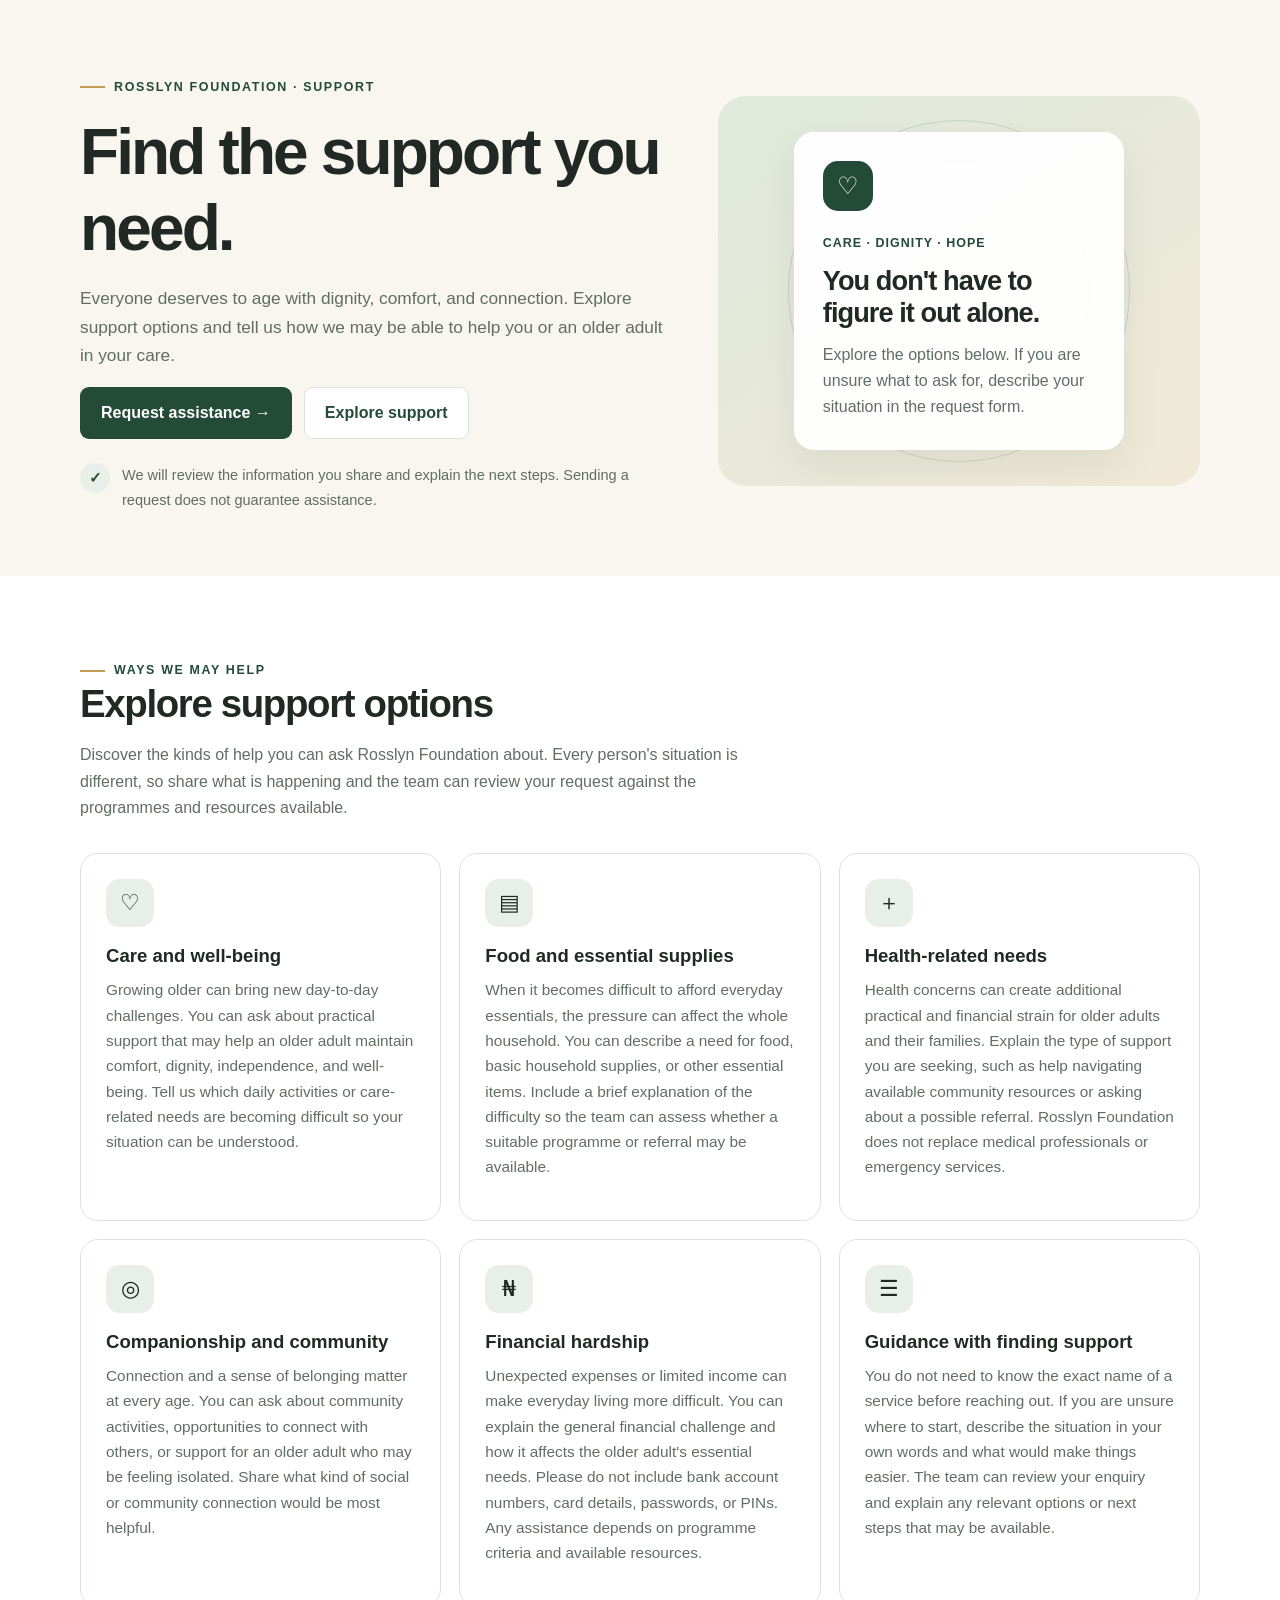
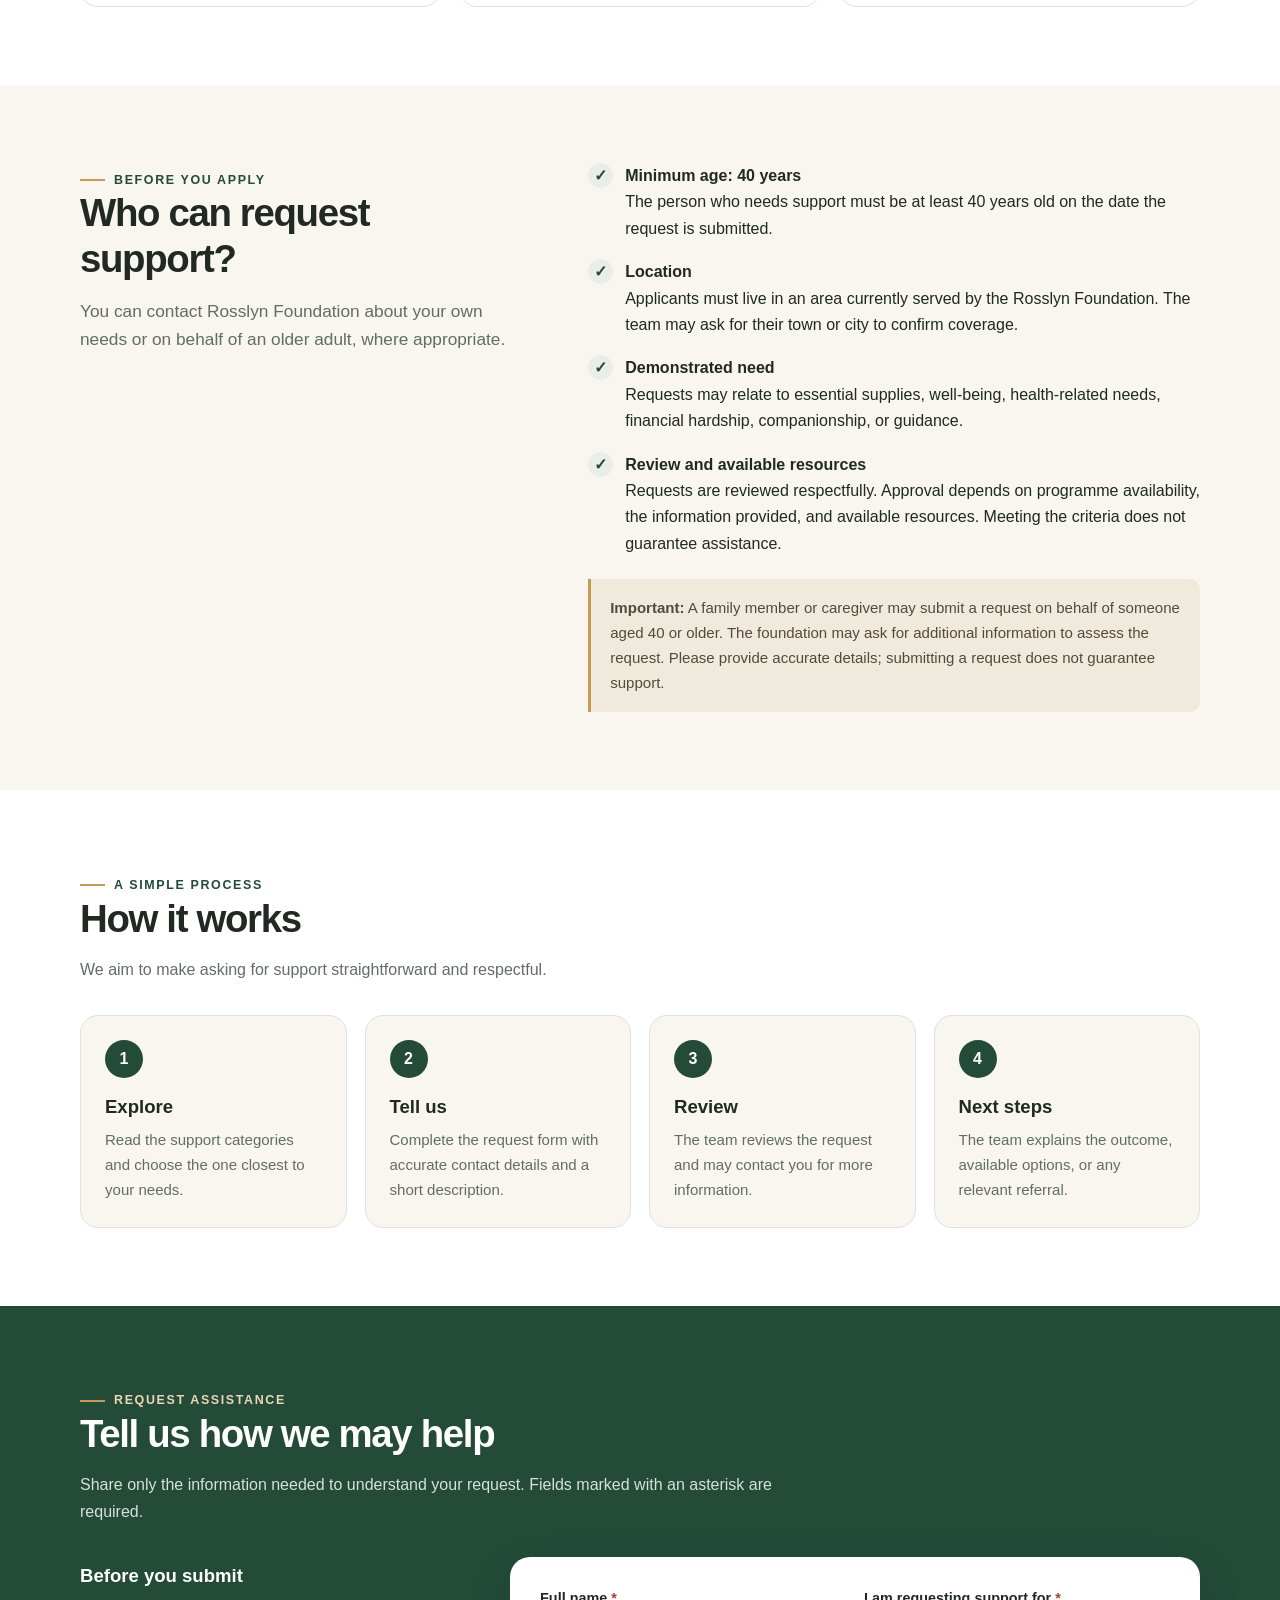
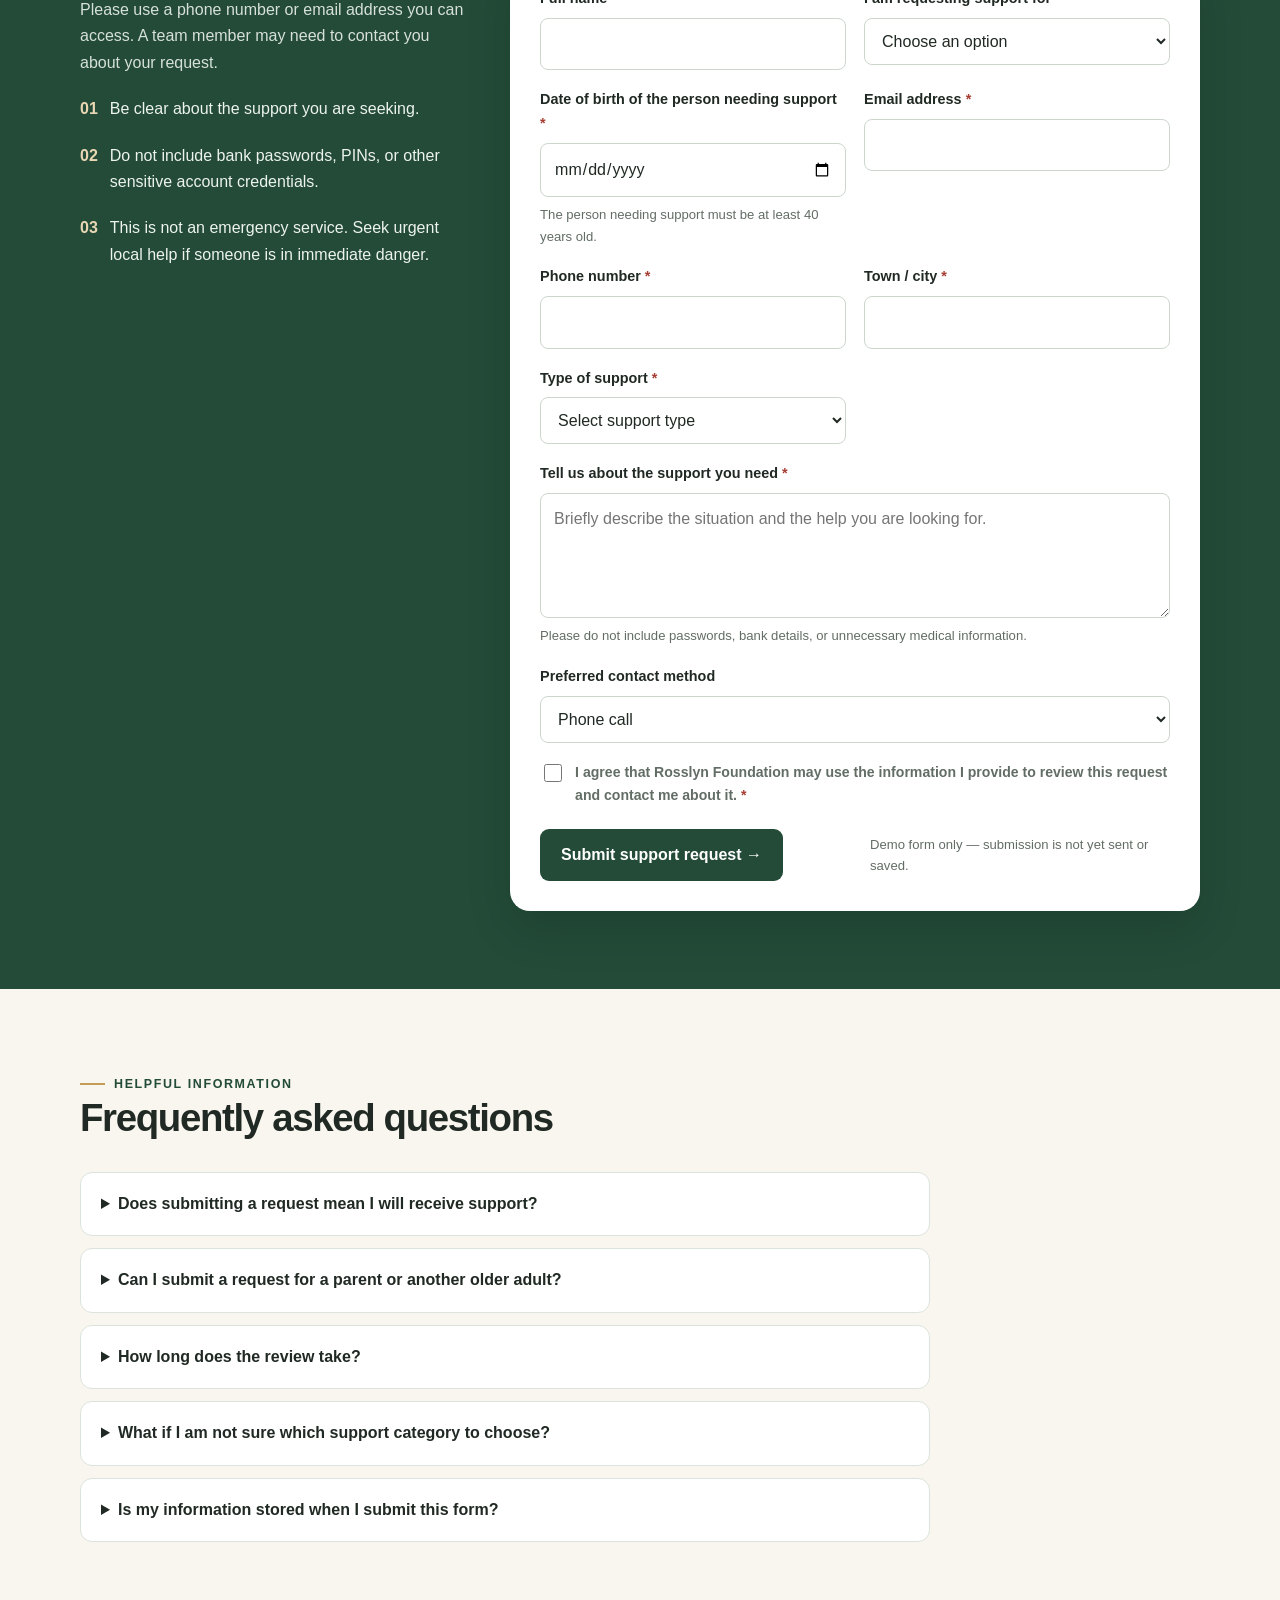
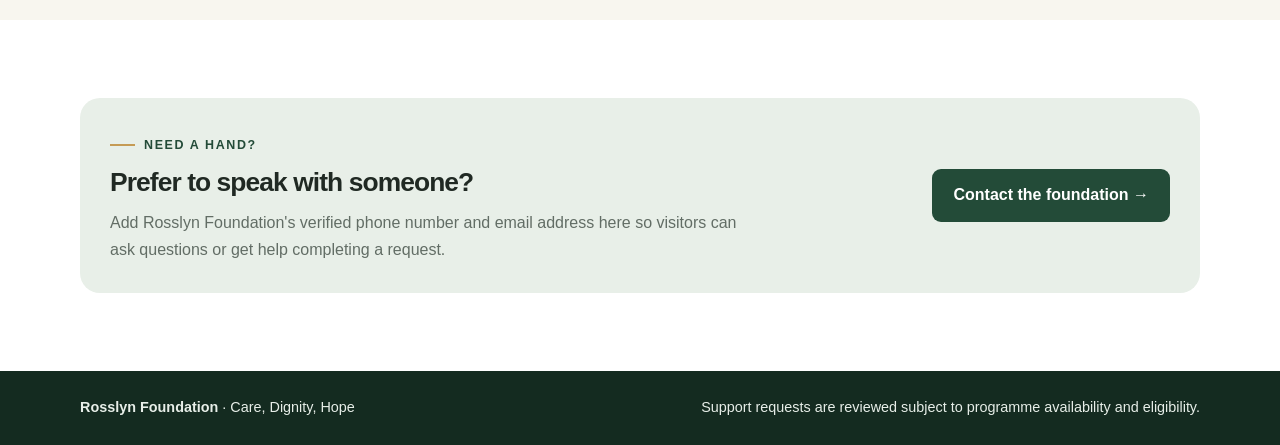
<file: find-support.html>
<!doctype html>
<html lang="en">
<head>
<meta charset="utf-8">
<meta name="viewport" content="width=device-width,initial-scale=1">
<meta name="description" content="Explore support options and request assistance from Rosslyn Foundation.">
<meta name="theme-color" content="#234b38">
<title>Find Support | Rosslyn Foundation</title>
<style>
:root{--green:#234b38;--dark:#183728;--soft:#e8efe8;--cream:#f8f6ef;--ink:#202923;--muted:#626d65;--line:#dce3dc;--gold:#c59b55;--shadow:0 16px 42px #1c372714;--radius:18px}
*{box-sizing:border-box}html{scroll-behavior:smooth;scroll-padding-top:24px}body{margin:0;font-family:Arial,Helvetica,sans-serif;color:var(--ink);background:var(--cream);line-height:1.65}a{color:inherit}button,input,select,textarea{font:inherit}.container{width:min(1120px,calc(100% - 40px));margin:auto}h1,h2,h3,p{margin-top:0}h1,h2,h3{line-height:1.18}h1{font-size:clamp(2.5rem,5vw,4.5rem);letter-spacing:-.045em;margin:18px 0}h2{font-size:clamp(1.9rem,3vw,2.8rem);letter-spacing:-.035em;margin-bottom:16px}h3{font-size:1.16rem;margin-bottom:10px}.eyebrow{display:inline-flex;align-items:center;gap:9px;color:var(--green);font-size:.78rem;font-weight:800;letter-spacing:.13em;text-transform:uppercase}.eyebrow:before{content:"";width:25px;height:2px;background:var(--gold)}.lead{color:var(--muted);font-size:1.08rem;max-width:650px}.button{display:inline-flex;align-items:center;justify-content:center;gap:9px;min-height:48px;padding:12px 20px;border-radius:9px;border:1px solid transparent;text-decoration:none;font-weight:750;cursor:pointer;transition:transform .2s,background .2s}.button:hover{transform:translateY(-2px)}.primary{background:var(--green);color:white}.primary:hover{background:var(--dark)}.secondary{color:var(--green);background:white;border-color:var(--line)}.button:focus-visible,a:focus-visible,input:focus-visible,select:focus-visible,textarea:focus-visible,summary:focus-visible{outline:3px solid #d5ad6a;outline-offset:3px}.section{padding:78px 0}.white{background:white}.heading{max-width:700px;margin-bottom:32px}.heading p{color:var(--muted);margin-bottom:0}.hero{padding:70px 0 64px}.hero-grid{display:grid;grid-template-columns:1.1fr .9fr;align-items:center;gap:48px}.actions{display:flex;flex-wrap:wrap;gap:12px}.trust{display:flex;gap:12px;align-items:flex-start;margin-top:24px;color:var(--muted);font-size:.91rem}.check-icon{flex:0 0 30px;height:30px;display:grid;place-items:center;border-radius:50%;background:var(--soft);color:var(--green);font-weight:900}.hero-art{position:relative;min-height:390px;border-radius:28px;overflow:hidden;background:linear-gradient(145deg,#dfe9dc,#f1e9d7);display:grid;place-items:center;padding:30px}.hero-art:before,.hero-art:after{content:"";position:absolute;border-radius:50%;border:1px solid #234b3826}.hero-art:before{width:340px;height:340px}.hero-art:after{width:260px;height:260px}.welcome{z-index:1;width:min(100%,330px);padding:28px;background:#fffffff0;border:1px solid white;border-radius:20px;box-shadow:var(--shadow)}.mark{width:50px;height:50px;display:grid;place-items:center;border-radius:15px;background:var(--green);color:white;font-size:1.5rem;margin-bottom:22px}.welcome-label{color:var(--green);font-weight:800;font-size:.78rem;letter-spacing:.08em;text-transform:uppercase}.welcome p{color:var(--muted);margin-bottom:0}.grid3{display:grid;grid-template-columns:repeat(3,1fr);gap:18px}.card{padding:25px;background:white;border:1px solid var(--line);border-radius:var(--radius);transition:transform .2s,box-shadow .2s}.card:hover{transform:translateY(-4px);box-shadow:var(--shadow)}.icon{width:48px;height:48px;display:grid;place-items:center;background:var(--soft);border-radius:14px;font-size:1.4rem;margin-bottom:18px}.card p{color:var(--muted);font-size:.96rem}.text-link{color:var(--green);font-weight:800;text-decoration:none}.eligibility{display:grid;grid-template-columns:.85fr 1.15fr;gap:56px}.list{list-style:none;padding:0;margin:0;display:grid;gap:17px}.list li{display:flex;gap:12px}.tick{flex:0 0 25px;height:25px;border-radius:50%;background:var(--soft);color:var(--green);display:grid;place-items:center;font-weight:900}.note{margin-top:22px;padding:17px 19px;background:#f0eadc;border-left:3px solid var(--gold);border-radius:0 10px 10px 0;color:#544a38;font-size:.94rem}.steps{display:grid;grid-template-columns:repeat(4,1fr);gap:18px}.step{padding:24px;background:var(--cream);border:1px solid var(--line);border-radius:var(--radius)}.num{width:38px;height:38px;display:grid;place-items:center;border-radius:50%;background:var(--green);color:white;font-weight:800;margin-bottom:18px}.step p{color:var(--muted);font-size:.94rem;margin:0}.form-section{background:var(--green);color:white}.form-section .eyebrow{color:#e9d7b4}.form-section .heading p,.aside p{color:#d7e1d9}.form-layout{display:grid;grid-template-columns:.72fr 1.28fr;gap:42px;align-items:start}.aside{padding-top:8px}.aside-item{display:flex;gap:12px;margin-top:20px;color:#edf3ee}.aside-item span:first-child{color:#e9d7b4;font-weight:800}.form{padding:30px;background:white;color:var(--ink);border-radius:20px;box-shadow:0 18px 45px #0002}.form-grid{display:grid;grid-template-columns:repeat(2,minmax(0,1fr));gap:18px}.field{display:flex;flex-direction:column;gap:7px}.full{grid-column:1/-1}label{font-size:.9rem;font-weight:750}.required{color:#a83d32}input,select,textarea{width:100%;border:1px solid #ccd6cd;border-radius:8px;padding:12px 13px;color:var(--ink);background:white;min-height:47px}textarea{min-height:125px;resize:vertical}.help{color:var(--muted);font-size:.82rem}.consent{display:flex;gap:10px;align-items:flex-start;font-size:.88rem;color:var(--muted)}.consent input{width:18px;min-height:18px;height:18px;margin-top:3px;flex:0 0 18px}.form-bottom{margin-top:22px;display:flex;flex-wrap:wrap;gap:15px;align-items:center;justify-content:space-between}.form-bottom .help{max-width:300px}.message{display:none;padding:13px 15px;border-radius:8px;margin-top:18px;font-size:.92rem}.message.show{display:block}.message.info{background:var(--soft);color:var(--dark)}.faq{max-width:850px;display:grid;gap:12px}details{background:white;border:1px solid var(--line);border-radius:12px;padding:18px 20px}summary{font-weight:800;cursor:pointer}details p{margin:12px 0 0;color:var(--muted)}.contact{padding:30px;background:var(--soft);border-radius:20px;display:flex;gap:24px;align-items:center;justify-content:space-between}.contact p{color:var(--muted);margin:0;max-width:650px}footer{background:#142b20;color:#e7eee8;padding:25px 0;font-size:.9rem}.footer-inner{display:flex;justify-content:space-between;gap:18px;flex-wrap:wrap}footer p{margin:0}
@media(max-width:900px){.hero-grid,.eligibility,.form-layout{grid-template-columns:1fr}.hero-grid{gap:30px}.hero-art{min-height:310px}.grid3{grid-template-columns:repeat(2,1fr)}.steps{grid-template-columns:repeat(2,1fr)}.form-layout{gap:20px}}
@media(max-width:600px){.container{width:calc(100% - 28px)}.section{padding:55px 0}.hero{padding:45px 0}.hero-art{min-height:285px;padding:18px}.welcome{padding:22px}.grid3,.steps,.form-grid{grid-template-columns:1fr}.form{padding:20px}.full{grid-column:auto}.contact{align-items:flex-start;flex-direction:column;padding:23px}.actions .button{width:100%}h1{font-size:2.55rem}}
@media(prefers-reduced-motion:reduce){html{scroll-behavior:auto}*,*:before,*:after{transition:none!important}}
</style>
</head>
<body>
<main>
<section class="hero" aria-labelledby="hero-title"><div class="container hero-grid">
<div><span class="eyebrow">Rosslyn Foundation · Support</span><h1 id="hero-title">Find the support you need.</h1>
<p class="lead">Everyone deserves to age with dignity, comfort, and connection. Explore support options and tell us how we may be able to help you or an older adult in your care.</p>
<div class="actions"><a class="button primary" href="#request-support">Request assistance →</a><a class="button secondary" href="#support-services">Explore support</a></div>
<div class="trust"><span class="check-icon" aria-hidden="true">✓</span><span>We will review the information you share and explain the next steps. Sending a request does not guarantee assistance.</span></div></div>
<div class="hero-art" aria-label="Support and care message"><div class="welcome"><div class="mark" aria-hidden="true">♡</div><div class="welcome-label">Care · Dignity · Hope</div><h2 style="font-size:1.7rem;margin:12px 0">You don't have to figure it out alone.</h2><p>Explore the options below. If you are unsure what to ask for, describe your situation in the request form.</p></div></div>
</div></section>

<section class="section white" id="support-services"><div class="container"><div class="heading"><span class="eyebrow">Ways we may help</span><h2>Explore support options</h2><p>Discover the kinds of help you can ask Rosslyn Foundation about. Every person's situation is different, so share what is happening and the team can review your request against the programmes and resources available.</p></div>
<div class="grid3">
<article class="card"><div class="icon" aria-hidden="true">♡</div><h3>Care and well-being</h3><p>Growing older can bring new day-to-day challenges. You can ask about practical support that may help an older adult maintain comfort, dignity, independence, and well-being. Tell us which daily activities or care-related needs are becoming difficult so your situation can be understood.</p></article>
<article class="card"><div class="icon" aria-hidden="true">▤</div><h3>Food and essential supplies</h3><p>When it becomes difficult to afford everyday essentials, the pressure can affect the whole household. You can describe a need for food, basic household supplies, or other essential items. Include a brief explanation of the difficulty so the team can assess whether a suitable programme or referral may be available.</p></article>
<article class="card"><div class="icon" aria-hidden="true">＋</div><h3>Health-related needs</h3><p>Health concerns can create additional practical and financial strain for older adults and their families. Explain the type of support you are seeking, such as help navigating available community resources or asking about a possible referral. Rosslyn Foundation does not replace medical professionals or emergency services.</p></article>
<article class="card"><div class="icon" aria-hidden="true">◎</div><h3>Companionship and community</h3><p>Connection and a sense of belonging matter at every age. You can ask about community activities, opportunities to connect with others, or support for an older adult who may be feeling isolated. Share what kind of social or community connection would be most helpful.</p></article>
<article class="card"><div class="icon" aria-hidden="true">₦</div><h3>Financial hardship</h3><p>Unexpected expenses or limited income can make everyday living more difficult. You can explain the general financial challenge and how it affects the older adult's essential needs. Please do not include bank account numbers, card details, passwords, or PINs. Any assistance depends on programme criteria and available resources.</p></article>
<article class="card"><div class="icon" aria-hidden="true">☰</div><h3>Guidance with finding support</h3><p>You do not need to know the exact name of a service before reaching out. If you are unsure where to start, describe the situation in your own words and what would make things easier. The team can review your enquiry and explain any relevant options or next steps that may be available.</p></article>
</div></div></section>

<section class="section"><div class="container eligibility"><div><span class="eyebrow">Before you apply</span><h2>Who can request support?</h2><p class="lead">You can contact Rosslyn Foundation about your own needs or on behalf of an older adult, where appropriate.</p></div>
<div><ul class="list"><li><span class="tick">✓</span><span><strong>Minimum age: 40 years</strong><br>The person who needs support must be at least 40 years old on the date the request is submitted.</span></li><li><span class="tick">✓</span><span><strong>Location</strong><br>Applicants must live in an area currently served by the Rosslyn Foundation. The team may ask for their town or city to confirm coverage.</span></li><li><span class="tick">✓</span><span><strong>Demonstrated need</strong><br>Requests may relate to essential supplies, well-being, health-related needs, financial hardship, companionship, or guidance.</span></li><li><span class="tick">✓</span><span><strong>Review and available resources</strong><br>Requests are reviewed respectfully. Approval depends on programme availability, the information provided, and available resources. Meeting the criteria does not guarantee assistance.</span></li></ul><div class="note"><strong>Important:</strong> A family member or caregiver may submit a request on behalf of someone aged 40 or older. The foundation may ask for additional information to assess the request. Please provide accurate details; submitting a request does not guarantee support.</div></div></div></section>

<section class="section white"><div class="container"><div class="heading"><span class="eyebrow">A simple process</span><h2>How it works</h2><p>We aim to make asking for support straightforward and respectful.</p></div><div class="steps">
<article class="step"><div class="num">1</div><h3>Explore</h3><p>Read the support categories and choose the one closest to your needs.</p></article>
<article class="step"><div class="num">2</div><h3>Tell us</h3><p>Complete the request form with accurate contact details and a short description.</p></article>
<article class="step"><div class="num">3</div><h3>Review</h3><p>The team reviews the request and may contact you for more information.</p></article>
<article class="step"><div class="num">4</div><h3>Next steps</h3><p>The team explains the outcome, available options, or any relevant referral.</p></article>
</div></div></section>

<section class="section form-section" id="request-support"><div class="container"><div class="heading"><span class="eyebrow">Request assistance</span><h2>Tell us how we may help</h2><p>Share only the information needed to understand your request. Fields marked with an asterisk are required.</p></div>
<div class="form-layout"><aside class="aside"><h3>Before you submit</h3><p>Please use a phone number or email address you can access. A team member may need to contact you about your request.</p><div class="aside-item"><span>01</span><span>Be clear about the support you are seeking.</span></div><div class="aside-item"><span>02</span><span>Do not include bank passwords, PINs, or other sensitive account credentials.</span></div><div class="aside-item"><span>03</span><span>This is not an emergency service. Seek urgent local help if someone is in immediate danger.</span></div></aside>
<form class="form" id="supportForm"><div class="form-grid">
<div class="field"><label for="fullName">Full name <span class="required">*</span></label><input id="fullName" name="fullName" autocomplete="name" required></div>
<div class="field"><label for="relationship">I am requesting support for <span class="required">*</span></label><select id="relationship" name="relationship" required><option value="">Choose an option</option><option value="myself">Myself</option><option value="family">A family member</option><option value="person-in-care">Someone in my care</option><option value="other">Someone else</option></select></div>
<div class="field"><label for="dateOfBirth">Date of birth of the person needing support <span class="required">*</span></label><input id="dateOfBirth" name="dateOfBirth" type="date" required aria-describedby="dobHelp"><span class="help" id="dobHelp">The person needing support must be at least 40 years old.</span></div>
<div class="field"><label for="email">Email address <span class="required">*</span></label><input id="email" name="email" type="email" autocomplete="email" required></div>
<div class="field"><label for="phone">Phone number <span class="required">*</span></label><input id="phone" name="phone" type="tel" autocomplete="tel" required></div>
<div class="field"><label for="location">Town / city <span class="required">*</span></label><input id="location" name="location" autocomplete="address-level2" required></div>
<div class="field"><label for="service">Type of support <span class="required">*</span></label><select id="service" name="service" required><option value="">Select support type</option><option>Care and well-being</option><option>Food and essential supplies</option><option>Health-related needs</option><option>Companionship and community</option><option>Financial hardship</option><option>General guidance / not sure</option><option>Other</option></select></div>
<div class="field full"><label for="details">Tell us about the support you need <span class="required">*</span></label><textarea id="details" name="details" minlength="20" maxlength="2500" required placeholder="Briefly describe the situation and the help you are looking for."></textarea><span class="help">Please do not include passwords, bank details, or unnecessary medical information.</span></div>
<div class="field full"><label for="contactMethod">Preferred contact method</label><select id="contactMethod" name="contactMethod"><option value="phone">Phone call</option><option value="email">Email</option><option value="either">Either phone or email</option></select></div>
<div class="field full"><label class="consent" for="consent"><input id="consent" name="consent" type="checkbox" required><span>I agree that Rosslyn Foundation may use the information I provide to review this request and contact me about it. <span class="required">*</span></span></label></div>
</div><div class="form-bottom"><button class="button primary" type="submit">Submit support request →</button><span class="help">Demo form only — submission is not yet sent or saved.</span></div><div class="message" id="formMessage" role="status" aria-live="polite"></div></form></div></div></section>

<section class="section"><div class="container"><div class="heading"><span class="eyebrow">Helpful information</span><h2>Frequently asked questions</h2></div><div class="faq">
<details><summary>Does submitting a request mean I will receive support?</summary><p>No. Every request needs to be reviewed. Support depends on actual programmes, eligibility requirements, and available resources.</p></details>
<details><summary>Can I submit a request for a parent or another older adult?</summary><p>Yes, you can enquire on behalf of someone else. Where appropriate, make sure you have permission to share their information and provide only what is necessary.</p></details>
<details><summary>How long does the review take?</summary><p>The foundation should publish its review timeframe. Do not assume a request has been received until the live form confirms it through a connected backend.</p></details>
<details><summary>What if I am not sure which support category to choose?</summary><p>Select “General guidance / not sure” in the form and describe your situation in your own words.</p></details>
<details><summary>Is my information stored when I submit this form?</summary><p>Not in this demo version. The form validates entries in your browser only. It must be connected to a secure backend before real applications or personal information are collected.</p></details>
</div></div></section>

<section class="section white"><div class="container"><div class="contact"><div><span class="eyebrow">Need a hand?</span><h2 style="font-size:1.65rem;margin:12px 0">Prefer to speak with someone?</h2><p>Add Rosslyn Foundation's verified phone number and email address here so visitors can ask questions or get help completing a request.</p></div><a class="button primary" href="contact.html">Contact the foundation →</a></div></div></section>
</main>
<footer><div class="container footer-inner"><p><strong>Rosslyn Foundation</strong> · Care, Dignity, Hope</p><p>Support requests are reviewed subject to programme availability and eligibility.</p></div></footer>
<script>
const form=document.getElementById("supportForm"),message=document.getElementById("formMessage"),dob=document.getElementById("dateOfBirth");
function getFortyYearsAgo(){const d=new Date();d.setFullYear(d.getFullYear()-40);return d;}
function formatLocalDate(d){return [d.getFullYear(),String(d.getMonth()+1).padStart(2,"0"),String(d.getDate()).padStart(2,"0")].join("-");}
dob.max=formatLocalDate(getFortyYearsAgo());
dob.addEventListener("change",()=>{dob.setCustomValidity("");if(dob.value){const birth=new Date(dob.value+"T00:00:00");const cutoff=getFortyYearsAgo();if(birth>cutoff)dob.setCustomValidity("The person needing support must be at least 40 years old.");}});
form.addEventListener("submit",event=>{event.preventDefault();dob.setCustomValidity("");if(dob.value&&new Date(dob.value+"T00:00:00")>getFortyYearsAgo())dob.setCustomValidity("The person needing support must be at least 40 years old.");if(!form.reportValidity())return;message.className="message show info";message.textContent="Your form is valid, but this demo is not connected to a server. Your request has NOT been sent or saved. Connect a secure backend before collecting real applications.";message.scrollIntoView({behavior:"smooth",block:"nearest"});});
</script>
</body>
</html>
</file>
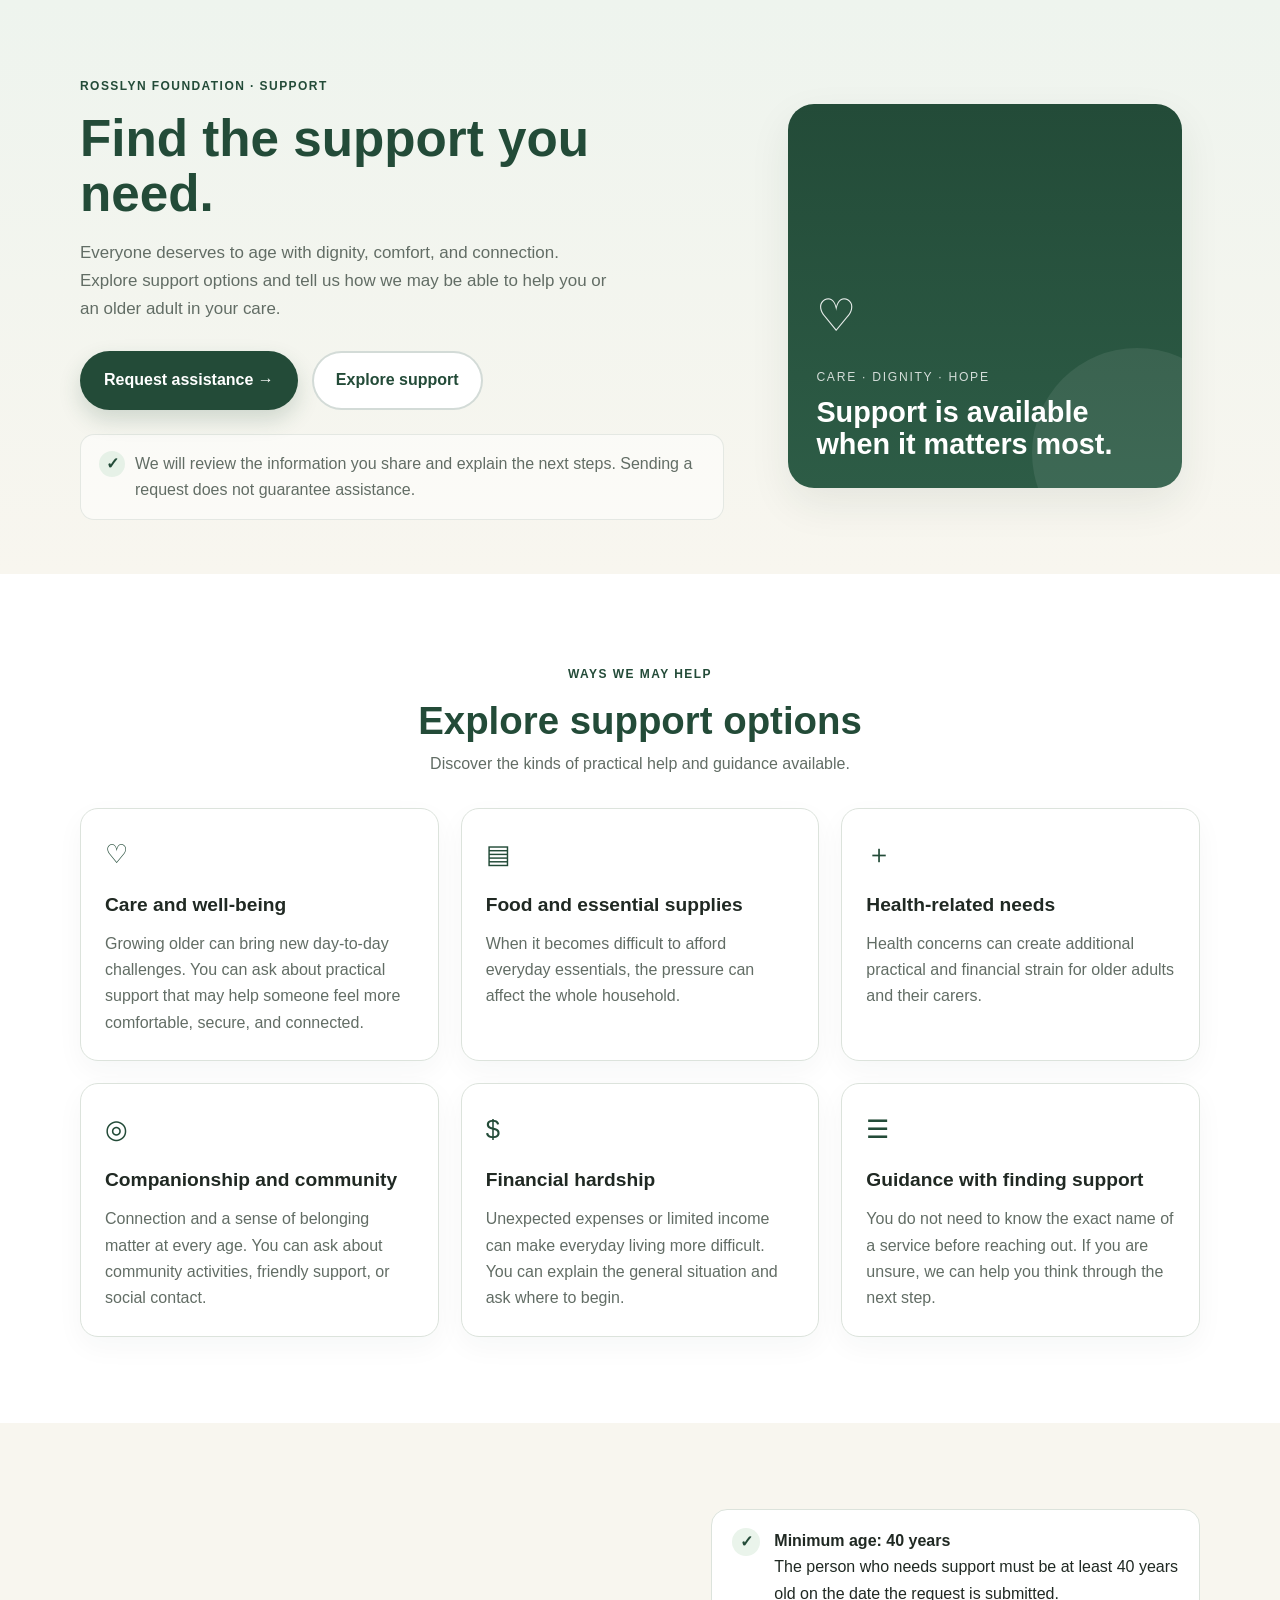
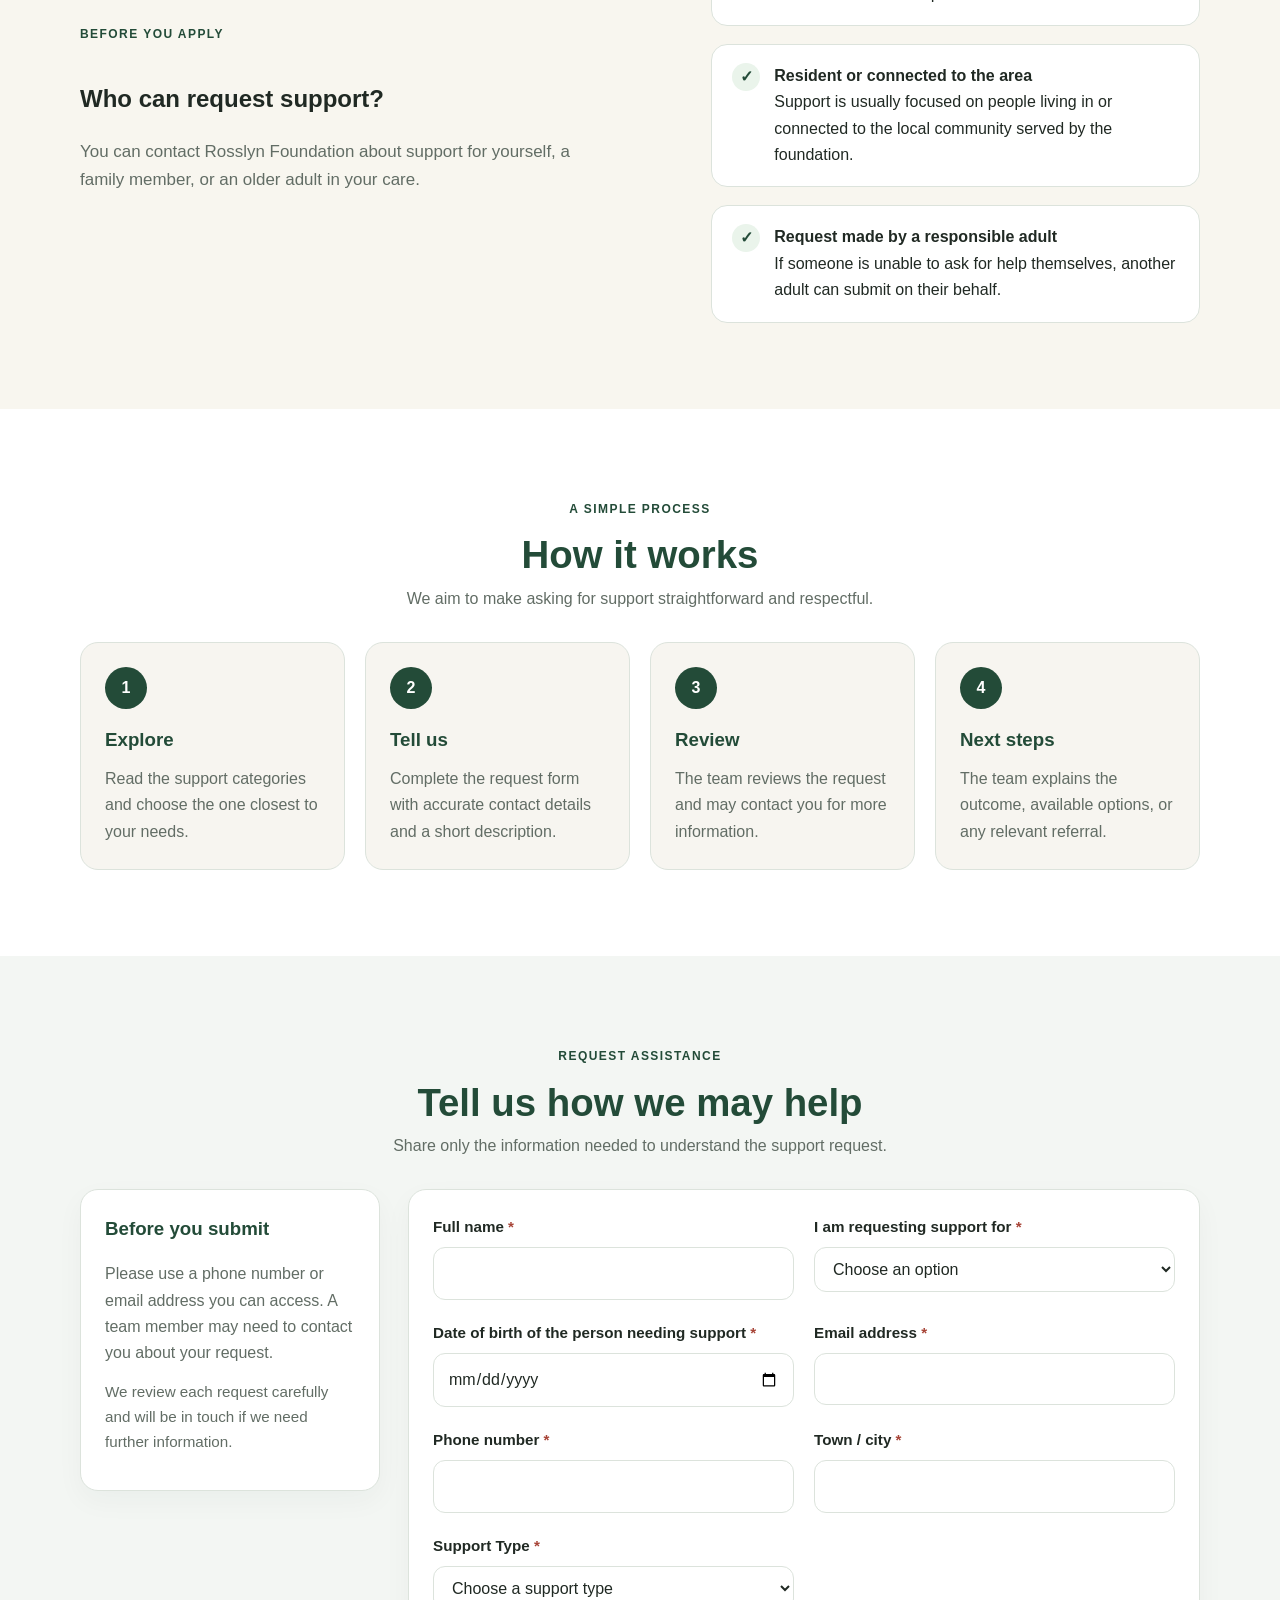
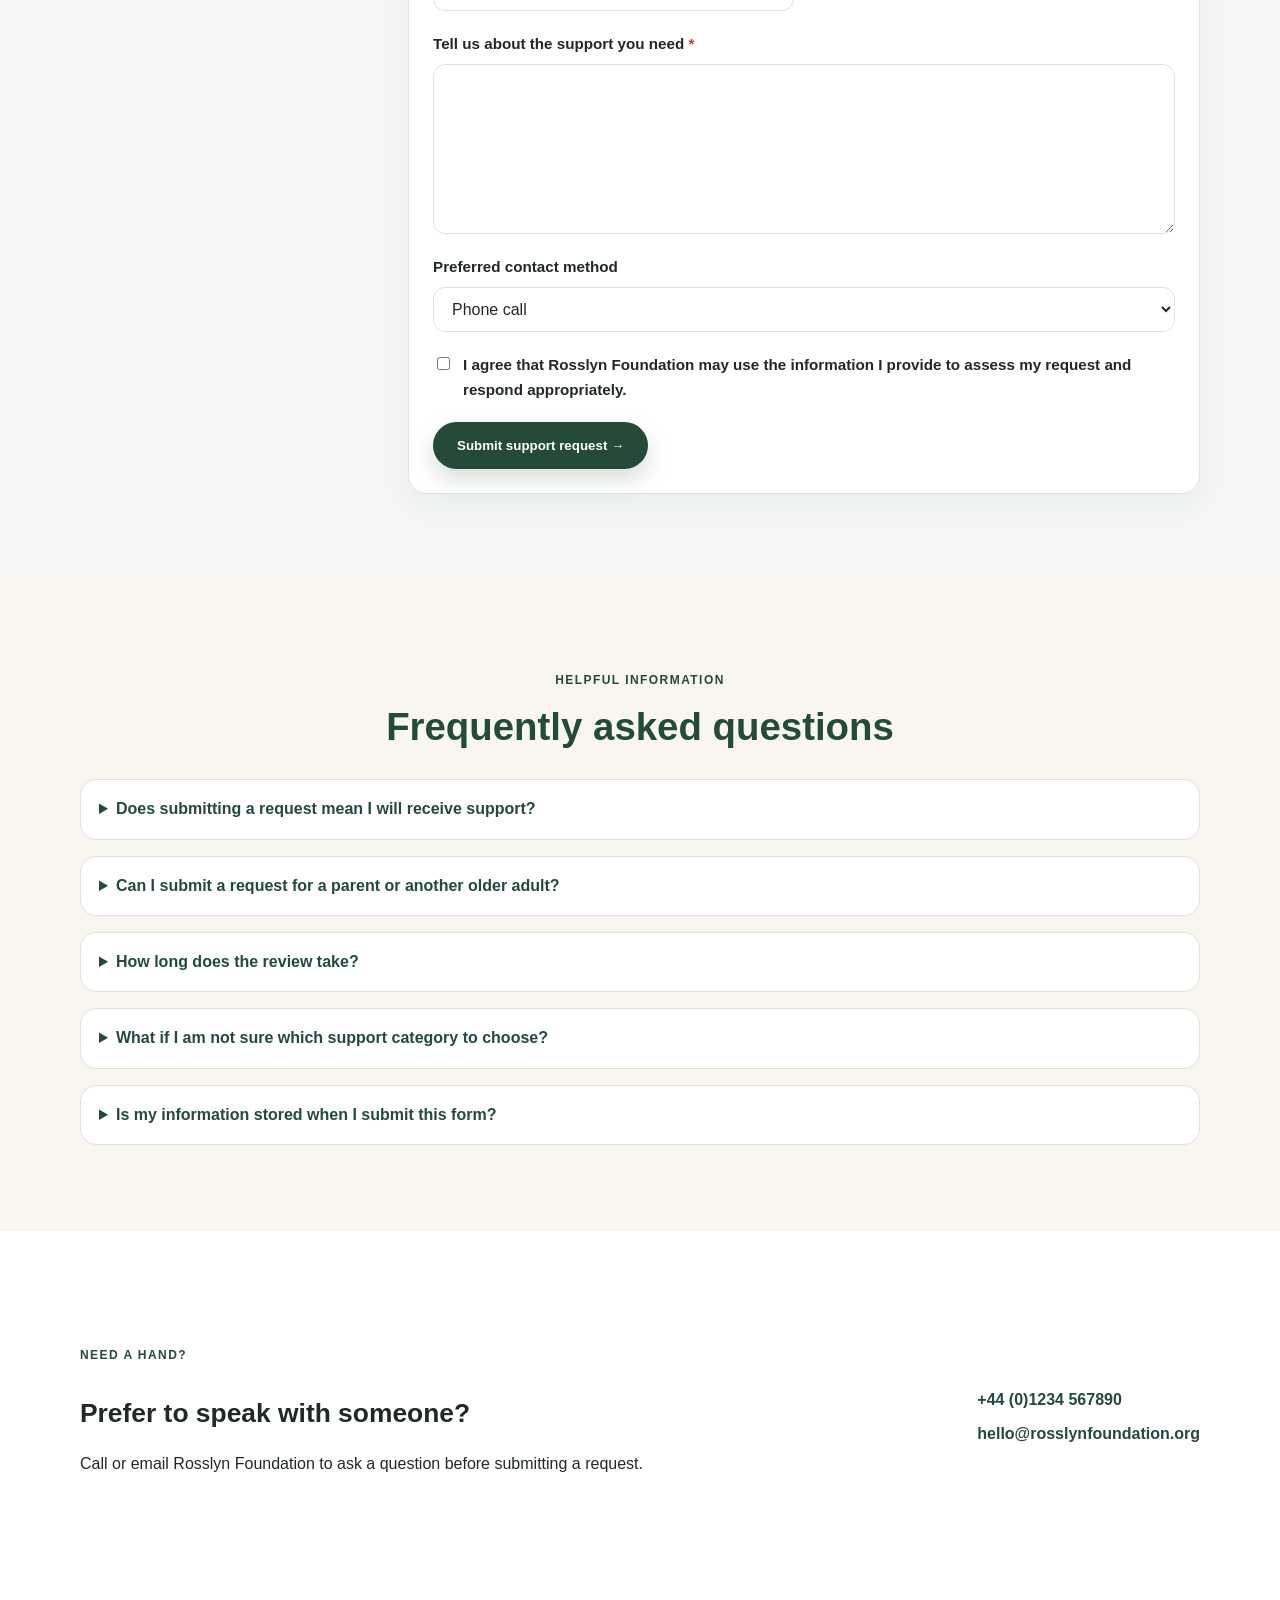
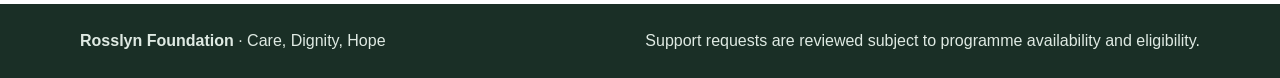
<file: findsupport.html>
<!doctype html>
<html lang="en">
<head>
<meta charset="utf-8">
<meta name="viewport" content="width=device-width,initial-scale=1">
<meta name="description" content="Explore support options and request assistance from Rosslyn Foundation.">
<meta name="theme-color" content="#234b38">
<title>Find Support | Rosslyn Foundation</title>
<style>
:root{--green:#234b38;--dark:#183728;--soft:#e8efe8;--cream:#f8f6ef;--ink:#202923;--muted:#626d65;--line:#dce3dc;--gold:#c59b55;--shadow:0 16px 42px #1c372714;--radius:18px}
*{box-sizing:border-box}html{scroll-behavior:smooth;scroll-padding-top:24px}body{margin:0;font-family:Arial,Helvetica,sans-serif;color:var(--ink);background:var(--cream);line-height:1.65}a{color:inherit;text-decoration:none}img{max-width:100%;display:block}.container{width:min(1120px,calc(100% - 42px));margin:0 auto}.section{padding:86px 0}.section.white{background:#fff}.eyebrow{display:inline-block;font-size:.75rem;letter-spacing:.12em;text-transform:uppercase;font-weight:700;color:var(--green);margin-bottom:14px}.hero{padding:72px 0 54px;background:linear-gradient(180deg,#eef4ee 0,#f8f6ef 100%)}.hero-grid{display:grid;grid-template-columns:1.2fr .8fr;gap:46px;align-items:center}.hero h1{font-size:clamp(2.5rem,4vw,4rem);line-height:1.08;margin:0 0 18px;color:var(--green)}.lead{font-size:1.06rem;color:var(--muted);max-width:56ch}.actions{display:flex;flex-wrap:wrap;gap:14px;margin:28px 0 24px}.button{display:inline-flex;align-items:center;justify-content:center;border-radius:999px;padding:14px 22px;font-weight:700;border:2px solid transparent;transition:.2s ease;cursor:pointer}.button.primary{background:var(--green);color:#fff;box-shadow:0 10px 22px rgba(35,75,56,.18)}.button.primary:hover{background:var(--dark)}.button.secondary{border-color:rgba(35,75,56,.2);background:#fff;color:var(--green)}.button.secondary:hover{background:#f2f8f1}.trust{display:flex;gap:10px;align-items:flex-start;padding:16px 18px;background:rgba(255,255,255,.5);border:1px solid rgba(35,75,56,.1);border-radius:14px;color:var(--muted)}.check-icon{display:inline-grid;place-items:center;width:26px;height:26px;border-radius:50%;background:#e6f1e7;color:var(--green);font-size:1rem;font-weight:700;flex-shrink:0}.hero-art{min-height:420px;display:flex;align-items:stretch;justify-content:center;padding:18px}.welcome{flex:1;background:linear-gradient(180deg,#234b38 0,#2d5c46 100%);border-radius:26px;padding:28px;color:#fff;display:flex;flex-direction:column;justify-content:flex-end;position:relative;overflow:hidden;box-shadow:var(--shadow)}.welcome:before{content:"";position:absolute;inset:auto -60px -70px auto;width:210px;height:210px;border-radius:50%;background:rgba(255,255,255,.08)}.mark{font-size:2.8rem;opacity:.9}.welcome-label{font-size:.76rem;letter-spacing:.14em;text-transform:uppercase;opacity:.8;margin-top:14px}.welcome h2{font-size:clamp(1.8rem,3vw,2.6rem);line-height:1.1;margin:10px 0 0}
.grid3{display:grid;grid-template-columns:repeat(3,1fr);gap:22px}.card{background:#fff;border:1px solid var(--line);border-radius:18px;padding:24px;box-shadow:0 10px 28px rgba(24,55,40,.04)}.icon{font-size:1.6rem;color:var(--green);margin-bottom:14px}.card h3{margin:0 0 10px;font-size:1.2rem}.card p{margin:0;color:var(--muted)}.eligibility{display:grid;grid-template-columns:1.1fr .9fr;gap:34px;align-items:center}.list{list-style:none;padding:0;margin:0;display:grid;gap:18px}.list li{display:flex;gap:14px;padding:18px 20px;background:#fff;border:1px solid var(--line);border-radius:16px}.tick{display:inline-grid;place-items:center;width:28px;height:28px;border-radius:50%;background:#eaf4eb;color:var(--green);font-weight:700;flex-shrink:0}.heading{max-width:700px;margin:0 auto 30px;text-align:center}.heading h2{margin:0 0 8px;color:var(--green);font-size:clamp(2rem,3vw,2.6rem);line-height:1.15}.heading p{margin:0;color:var(--muted)}.steps{display:grid;grid-template-columns:repeat(4,1fr);gap:20px}.step{background:#f7f5f0;border:1px solid var(--line);border-radius:18px;padding:24px}.num{display:inline-grid;place-items:center;width:42px;height:42px;border-radius:50%;background:var(--green);color:#fff;font-weight:700}.step h3{margin:16px 0 10px;color:var(--green)}.step p{margin:0;color:var(--muted)}.form-section{background:#f3f6f3}.form-layout{display:grid;grid-template-columns:300px minmax(0,1fr);gap:28px;align-items:start}.aside{background:#fff;border:1px solid var(--line);border-radius:18px;padding:24px;box-shadow:0 10px 28px rgba(24,55,40,.04)}.aside h3{margin:0 0 16px;color:var(--green)}.aside p{margin:0 0 12px;color:var(--muted)}.small{font-size:.95rem}.form{background:#fff;border:1px solid var(--line);border-radius:18px;padding:24px;box-shadow:0 10px 28px rgba(24,55,40,.04)}.form-grid{display:grid;grid-template-columns:repeat(2,minmax(0,1fr));gap:20px}.field{display:flex;flex-direction:column;gap:8px}.field.full{grid-column:1 / -1}.label,.field label{font-size:.95rem;font-weight:700;color:var(--ink)}.required{color:#a74437}.input,.field input,.field select,.field textarea,.field textarea{width:100%;padding:12px 14px;border:1px solid var(--line);border-radius:12px;background:#fff;box-shadow:none;font:inherit;color:var(--ink);resize:vertical}.field input:focus,.field select:focus,.field textarea:focus{outline:2px solid rgba(35,75,56,.18);border-color:var(--green)}.field select{padding-right:36px}.field textarea{min-height:170px}.consent{display:flex;align-items:flex-start;gap:10px;cursor:pointer;font-weight:400}.consent input{width:auto;margin-top:5px;accent-color:var(--green)}.form-bottom{display:flex;flex-wrap:wrap;align-items:center;gap:18px;margin-top:20px}.message{min-height:24px;font-weight:700;color:var(--green)}.faq{display:grid;gap:16px}.faq details{background:#fff;border:1px solid var(--line);border-radius:16px;padding:16px 18px}.faq summary{cursor:pointer;font-weight:700;color:var(--green)}.faq p{margin:12px 0 0;color:var(--muted)}.contact{display:flex;align-items:center;justify-content:space-between;gap:20px;padding:24px 0}.contact-details{display:flex;flex-direction:column;gap:8px;font-weight:700}.contact-details a{color:var(--green)}footer{background:#1a2f26;color:#eff7f0;padding:24px 0}.footer-inner{display:flex;justify-content:space-between;gap:20px;flex-wrap:wrap}.footer-inner p{margin:0;color:#dfeae3}@media(max-width:900px){.hero-grid,.eligibility,.form-layout{grid-template-columns:1fr}.hero-grid{gap:30px}.hero-art{min-height:310px}.grid3{grid-template-columns:repeat(2,1fr)}.steps{grid-template-columns:repeat(2,1fr)}.card,.step{min-height:0}}@media(max-width:600px){.container{width:calc(100% - 28px)}.section{padding:55px 0}.hero{padding:45px 0}.hero-art{min-height:285px;padding:18px}.welcome{padding:22px}.grid3,.steps,.form-grid{grid-template-columns:1fr}.actions{flex-direction:column;align-items:stretch}.button{width:100%}.contact{flex-direction:column;align-items:flex-start}.form-bottom{flex-direction:column;align-items:flex-start}.button{width:auto}}@media(prefers-reduced-motion:reduce){html{scroll-behavior:auto}*,*:before,*:after{transition:none!important}}
</style>
</head>
<body>
<main>
<section class="hero" aria-labelledby="hero-title"><div class="container hero-grid">
<div><span class="eyebrow">Rosslyn Foundation · Support</span><h1 id="hero-title">Find the support you need.</h1>
<p class="lead">Everyone deserves to age with dignity, comfort, and connection. Explore support options and tell us how we may be able to help you or an older adult in your care.</p>
<div class="actions"><a class="button primary" href="#request-support">Request assistance →</a><a class="button secondary" href="#support-services">Explore support</a></div>
<div class="trust"><span class="check-icon" aria-hidden="true">✓</span><span>We will review the information you share and explain the next steps. Sending a request does not guarantee assistance.</span></div>
</div>
<div class="hero-art" aria-label="Support and care message"><div class="welcome"><div class="mark" aria-hidden="true">♡</div><div class="welcome-label">Care · Dignity · Hope</div><h2 style="font-size:1.8rem">Support is available when it matters most.</h2></div></div>
</div></section>

<section class="section white" id="support-services"><div class="container"><div class="heading"><span class="eyebrow">Ways we may help</span><h2>Explore support options</h2><p>Discover the kinds of practical help and guidance available.</p></div><div class="grid3">
<article class="card"><div class="icon" aria-hidden="true">♡</div><h3>Care and well-being</h3><p>Growing older can bring new day-to-day challenges. You can ask about practical support that may help someone feel more comfortable, secure, and connected.</p></article>
<article class="card"><div class="icon" aria-hidden="true">▤</div><h3>Food and essential supplies</h3><p>When it becomes difficult to afford everyday essentials, the pressure can affect the whole household.</p></article>
<article class="card"><div class="icon" aria-hidden="true">＋</div><h3>Health-related needs</h3><p>Health concerns can create additional practical and financial strain for older adults and their carers.</p></article>
<article class="card"><div class="icon" aria-hidden="true">◎</div><h3>Companionship and community</h3><p>Connection and a sense of belonging matter at every age. You can ask about community activities, friendly support, or social contact.</p></article>
<article class="card"><div class="icon" aria-hidden="true">$</div><h3>Financial hardship</h3><p>Unexpected expenses or limited income can make everyday living more difficult. You can explain the general situation and ask where to begin.</p></article>
<article class="card"><div class="icon" aria-hidden="true">☰</div><h3>Guidance with finding support</h3><p>You do not need to know the exact name of a service before reaching out. If you are unsure, we can help you think through the next step.</p></article>
</div></div></section>

<section class="section"><div class="container eligibility"><div><span class="eyebrow">Before you apply</span><h2>Who can request support?</h2><p class="lead">You can contact Rosslyn Foundation about support for yourself, a family member, or an older adult in your care.</p></div>
<div><ul class="list"><li><span class="tick">✓</span><span><strong>Minimum age: 40 years</strong><br>The person who needs support must be at least 40 years old on the date the request is submitted.</span></li><li><span class="tick">✓</span><span><strong>Resident or connected to the area</strong><br>Support is usually focused on people living in or connected to the local community served by the foundation.</span></li><li><span class="tick">✓</span><span><strong>Request made by a responsible adult</strong><br>If someone is unable to ask for help themselves, another adult can submit on their behalf.</span></li></ul></div>
</div></section>

<section class="section white"><div class="container"><div class="heading"><span class="eyebrow">A simple process</span><h2>How it works</h2><p>We aim to make asking for support straightforward and respectful.</p></div><div class="steps">
<article class="step"><div class="num">1</div><h3>Explore</h3><p>Read the support categories and choose the one closest to your needs.</p></article>
<article class="step"><div class="num">2</div><h3>Tell us</h3><p>Complete the request form with accurate contact details and a short description.</p></article>
<article class="step"><div class="num">3</div><h3>Review</h3><p>The team reviews the request and may contact you for more information.</p></article>
<article class="step"><div class="num">4</div><h3>Next steps</h3><p>The team explains the outcome, available options, or any relevant referral.</p></article>
</div></div></section>

<section class="section form-section" id="request-support"><div class="container"><div class="heading"><span class="eyebrow">Request assistance</span><h2>Tell us how we may help</h2><p>Share only the information needed to understand the support request.</p></div>
<div class="form-layout"><aside class="aside"><h3>Before you submit</h3><p>Please use a phone number or email address you can access. A team member may need to contact you about your request.</p><p class="small">We review each request carefully and will be in touch if we need further information.</p></aside>
<form class="form" id="supportForm"><div class="form-grid">
<div class="field"><label for="fullName">Full name <span class="required">*</span></label><input id="fullName" name="fullName" autocomplete="name" required></div>
<div class="field"><label for="relationship">I am requesting support for <span class="required">*</span></label><select id="relationship" name="relationship" required><option value="">Choose an option</option><option value="myself">Myself</option><option value="parent">Parent</option><option value="partner">Partner</option><option value="other-relative">Another family member</option><option value="other">Someone else</option></select></div>
<div class="field"><label for="dateOfBirth">Date of birth of the person needing support <span class="required">*</span></label><input id="dateOfBirth" name="dateOfBirth" type="date" required aria-describedby="dateOfBirth-help"></div>
<div class="field"><label for="email">Email address <span class="required">*</span></label><input id="email" name="email" type="email" autocomplete="email" required></div>
<div class="field"><label for="phone">Phone number <span class="required">*</span></label><input id="phone" name="phone" type="tel" autocomplete="tel" required></div>
<div class="field"><label for="location">Town / city <span class="required">*</span></label><input id="location" name="location" autocomplete="address-level2" required></div>
<div class="field"><label for="service">Support Type <span class="required">*</span></label><select id="service" name="service" required><option value="" selected disabled>Choose a support type</option><option value="Care and well-being">Care and well-being</option><option value="Food and essential supplies">Food and essential supplies</option><option value="Health-related needs">Health-related needs</option><option value="Companionship and community">Companionship and community</option><option value="Financial hardship">Financial hardship</option><option value="General guidance / not sure">General guidance / not sure</option><option value="Other">Other</option></select></div>
<div class="field full"><label for="details">Tell us about the support you need <span class="required">*</span></label><textarea id="details" name="details" minlength="20" maxlength="2500" required></textarea></div>
<div class="field full"><label for="contactMethod">Preferred contact method</label><select id="contactMethod" name="contactMethod"><option value="phone">Phone call</option><option value="email">Email</option><option value="either">Either phone or email</option></select></div>
<div class="field full"><label class="consent" for="consent"><input id="consent" name="consent" type="checkbox" required><span>I agree that Rosslyn Foundation may use the information I provide to assess my request and respond appropriately.</span></label></div>
</div><div class="form-bottom"><button class="button primary" type="submit">Submit support request →</button><div class="message" id="formMessage" role="status" aria-live="polite"></div></form></div>
</div></section>

<section class="section"><div class="container"><div class="heading"><span class="eyebrow">Helpful information</span><h2>Frequently asked questions</h2></div><div class="faq">
<details><summary>Does submitting a request mean I will receive support?</summary><p>No. Every request needs to be reviewed. Support depends on actual programmes, eligibility requirements, and availability.</p></details>
<details><summary>Can I submit a request for a parent or another older adult?</summary><p>Yes, you can enquire on behalf of someone else. Where appropriate, make sure you have permission to share personal details.</p></details>
<details><summary>How long does the review take?</summary><p>The foundation should publish its review timeframe. Do not assume a request has been received until the live form confirms it through a successful submission.</p></details>
<details><summary>What if I am not sure which support category to choose?</summary><p>Select “General guidance / not sure” in the form and describe your situation in your own words.</p></details>
<details><summary>Is my information stored when I submit this form?</summary><p>Forms are usually processed securely and only used for the purpose of reviewing and responding to the support request.</p></details>
</div></div></section>

<section class="section white"><div class="container"><div class="contact"><div><span class="eyebrow">Need a hand?</span><h2 style="font-size:1.65rem;margin:12px 0">Prefer to speak with someone?</h2><p>Call or email Rosslyn Foundation to ask a question before submitting a request.</p></div><div class="contact-details"><a href="tel:+441234567890">+44 (0)1234 567890</a><a href="mailto:hello@rosslynfoundation.org">hello@rosslynfoundation.org</a></div></div></div></section>
</main>
<footer><div class="container footer-inner"><p><strong>Rosslyn Foundation</strong> · Care, Dignity, Hope</p><p>Support requests are reviewed subject to programme availability and eligibility.</p></div></footer>
<script>
const form=document.getElementById("supportForm"),message=document.getElementById("formMessage"),dob=document.getElementById("dateOfBirth");
function getFortyYearsAgo(){const d=new Date();d.setFullYear(d.getFullYear()-40);return d;}
function formatLocalDate(d){return [d.getFullYear(),String(d.getMonth()+1).padStart(2,"0"),String(d.getDate()).padStart(2,"0")].join("-");}
dob.max=formatLocalDate(getFortyYearsAgo());
dob.addEventListener("change",()=>{dob.setCustomValidity("");if(dob.value){const birth=new Date(dob.value+"T00:00:00");const cutoff=getFortyYearsAgo();if(birth>cutoff)dob.setCustomValidity("The person needing support must be at least 40 years old.");}});
form.addEventListener("submit",event=>{event.preventDefault();dob.setCustomValidity("");if(dob.value&&new Date(dob.value+"T00:00:00")>getFortyYearsAgo())dob.setCustomValidity("The person needing support must be at least 40 years old.");if(!form.checkValidity()){form.reportValidity();return;}message.textContent="Your support request has been submitted.";message.classList.add("show");form.reset();});
</script>
</body>
</html>
</file>
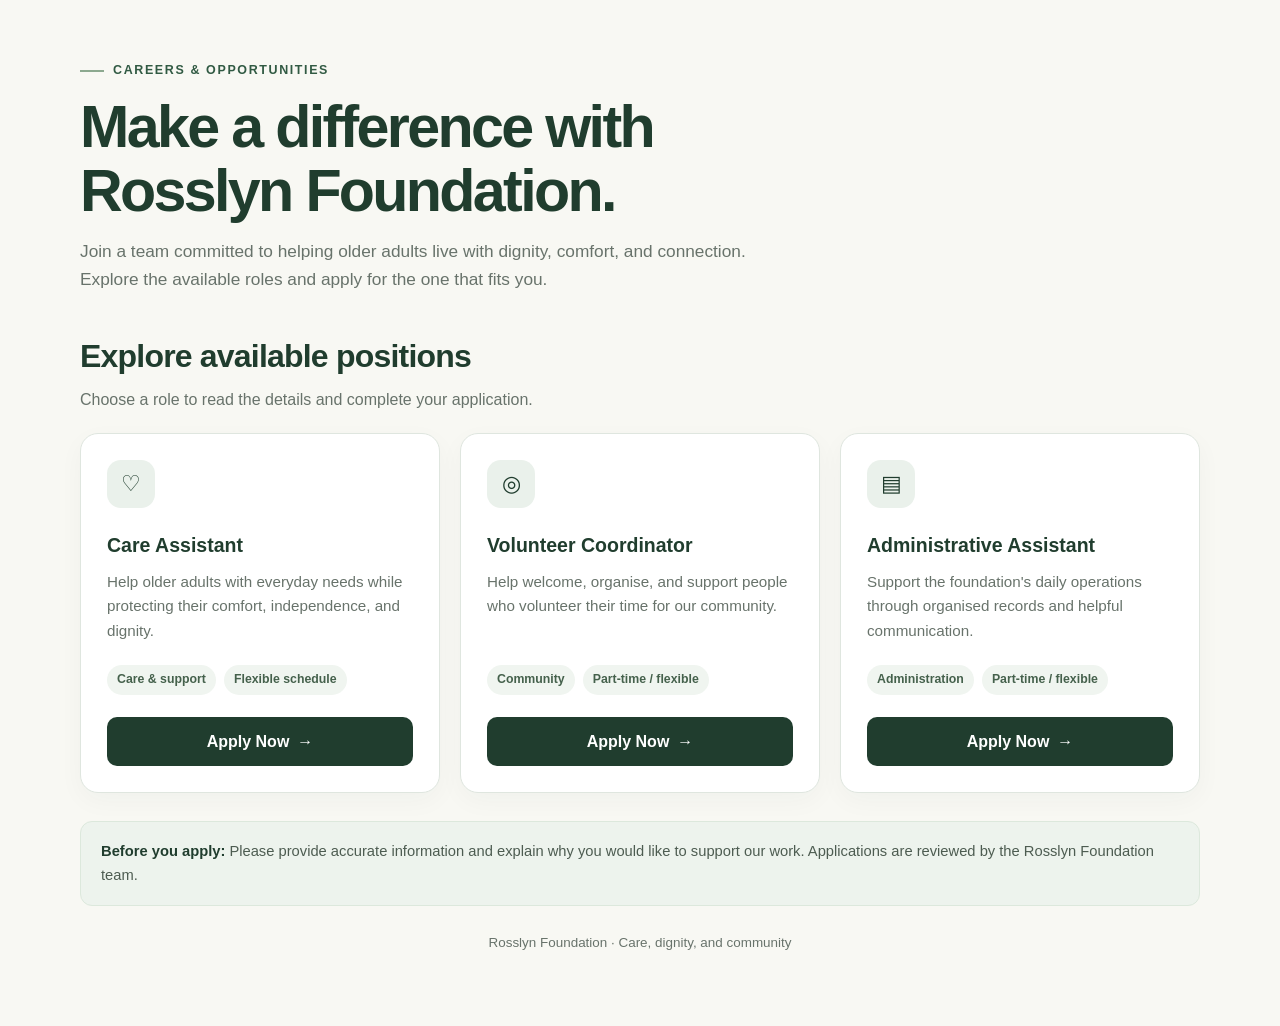
<file: position (1).html>
<!DOCTYPE html>
<html lang="en">
<head>
  <meta charset="UTF-8">
  <meta name="viewport" content="width=device-width, initial-scale=1.0">
  <meta name="description" content="Apply to join Rosslyn Foundation in supporting older adults with dignity, care, and compassion.">
  <meta name="theme-color" content="#203d2e">
  <title>Join Our Team | Rosslyn Foundation</title>
  <style>
    :root {
      --green: #203d2e;
      --green-2: #315a43;
      --green-light: #eaf1eb;
      --cream: #f8f8f3;
      --ink: #202821;
      --muted: #68736b;
      --border: #dfe6df;
      --white: #fff;
      --shadow: 0 18px 45px rgba(32, 61, 46, .08);
    }
    * { box-sizing: border-box; }
    html { scroll-behavior: smooth; }
    body {
      margin: 0;
      font-family: Arial, Helvetica, sans-serif;
      color: var(--ink);
      background: var(--cream);
      line-height: 1.6;
    }
    button, input, select, textarea { font: inherit; }
    button { cursor: pointer; }
    .page-shell { width: min(1120px, calc(100% - 40px)); margin: 0 auto; padding: 54px 0 72px; }
    .eyebrow {
      display: inline-flex; align-items: center; gap: 9px; margin: 0 0 14px;
      color: var(--green-2); font-size: .78rem; font-weight: 800;
      letter-spacing: .13em; text-transform: uppercase;
    }
    .eyebrow::before { content: ""; width: 24px; height: 2px; background: #8ca98f; }
    .intro { max-width: 760px; margin-bottom: 38px; }
    h1 { margin: 0 0 15px; color: var(--green); font-size: clamp(2.2rem, 5vw, 3.7rem); line-height: 1.08; letter-spacing: -.045em; }
    .intro > p:not(.eyebrow) { max-width: 680px; margin: 0; color: var(--muted); font-size: 1.08rem; }
    .section-heading { display: flex; align-items: end; justify-content: space-between; gap: 20px; margin: 36px 0 20px; }
    .section-heading h2 { margin: 0; color: var(--green); font-size: clamp(1.45rem, 3vw, 2rem); letter-spacing: -.025em; }
    .section-heading p { margin: 5px 0 0; color: var(--muted); }
    .role-grid { display: grid; grid-template-columns: repeat(3, minmax(0, 1fr)); gap: 20px; }
    .role-card {
      display: flex; flex-direction: column; min-height: 290px; padding: 26px;
      background: var(--white); border: 1px solid var(--border); border-radius: 18px;
      box-shadow: 0 8px 26px rgba(32, 61, 46, .035); transition: transform .2s ease, box-shadow .2s ease;
    }
    .role-card:hover { transform: translateY(-4px); box-shadow: var(--shadow); }
    .role-icon {
      display: grid; place-items: center; width: 48px; height: 48px; margin-bottom: 22px;
      color: var(--green); background: var(--green-light); border-radius: 14px; font-size: 1.35rem;
    }
    .role-card h3 { margin: 0 0 9px; color: var(--green); font-size: 1.22rem; }
    .role-card p { margin: 0 0 22px; color: var(--muted); font-size: .95rem; }
    .role-meta { display: flex; flex-wrap: wrap; gap: 8px; margin: auto 0 22px; }
    .pill { padding: 5px 10px; color: #45614c; background: #f0f5f0; border-radius: 999px; font-size: .77rem; font-weight: 700; }
    .btn {
      display: inline-flex; align-items: center; justify-content: center; gap: 8px;
      min-height: 46px; padding: 11px 17px; border: 1px solid transparent; border-radius: 10px;
      font-weight: 750; text-decoration: none; transition: background .2s ease, transform .2s ease;
    }
    .btn:hover { transform: translateY(-1px); }
    .btn-primary { color: white; background: var(--green); }
    .btn-primary:hover { background: #172e22; }
    .btn-secondary { color: var(--green); background: white; border-color: var(--border); }
    .btn-secondary:hover { background: #f3f7f3; }
    .card-apply { width: 100%; }
    .notice {
      margin-top: 28px; padding: 18px 20px; color: #4d5c51; background: #edf3ed;
      border: 1px solid #dce8dc; border-radius: 12px; font-size: .92rem;
    }
    .notice strong { color: var(--green); }
    [hidden] { display: none !important; }

    /* Application view: deliberately no site header/navigation on this page. */
    .application-top { margin-bottom: 26px; }
    .back-button { margin-bottom: 24px; }
    .application-layout { display: grid; grid-template-columns: minmax(0, .85fr) minmax(0, 1.15fr); gap: 26px; align-items: start; }
    .role-summary, .application-form-card {
      background: var(--white); border: 1px solid var(--border); border-radius: 18px; box-shadow: var(--shadow);
    }
    .role-summary { padding: 28px; position: sticky; top: 24px; }
    .role-summary h2 { margin: 0 0 12px; color: var(--green); font-size: 1.7rem; line-height: 1.2; }
    .role-summary .summary-intro { color: var(--muted); margin: 0 0 22px; }
    .detail-block { padding-top: 18px; margin-top: 18px; border-top: 1px solid var(--border); }
    .detail-block h3 { margin: 0 0 9px; color: var(--green); font-size: 1rem; }
    .detail-block ul { margin: 0; padding-left: 20px; color: #59645c; }
    .detail-block li + li { margin-top: 7px; }
    .application-form-card { padding: clamp(22px, 4vw, 36px); }
    .form-title { margin: 0 0 6px; color: var(--green); font-size: 1.7rem; }
    .form-description { margin: 0 0 25px; color: var(--muted); }
    .form-grid { display: grid; grid-template-columns: repeat(2, minmax(0, 1fr)); gap: 18px; }
    .field { display: flex; flex-direction: column; gap: 7px; }
    .field.full { grid-column: 1 / -1; }
    label { font-size: .9rem; font-weight: 750; color: #334238; }
    input, select, textarea {
      width: 100%; min-height: 47px; padding: 11px 13px; color: var(--ink);
      background: #fcfdfb; border: 1px solid #d8e0d8; border-radius: 9px; outline: none;
    }
    input:focus, select:focus, textarea:focus { border-color: #668b70; box-shadow: 0 0 0 3px rgba(102, 139, 112, .15); }
    textarea { min-height: 125px; resize: vertical; }
    .field-help { color: var(--muted); font-size: .8rem; margin-top: -2px; }
    .consent { display: flex; align-items: flex-start; gap: 10px; color: var(--muted); font-size: .88rem; }
    .consent input { width: 17px; min-height: 17px; margin-top: 4px; flex: 0 0 auto; }
    .submit-row { margin-top: 22px; }
    .submit-row .btn { width: 100%; }
    .form-status { margin-top: 16px; padding: 13px 15px; border-radius: 9px; font-size: .9rem; }
    .form-status.info { color: #664c15; background: #fff7df; border: 1px solid #f1dfaa; }
    .form-status.success { color: #214b30; background: #e9f5eb; border: 1px solid #cbe4cf; }
    .footer-note { margin: 26px 0 0; color: var(--muted); font-size: .84rem; text-align: center; }

    @media (max-width: 900px) {
      .role-grid { grid-template-columns: repeat(2, minmax(0, 1fr)); }
      .application-layout { grid-template-columns: 1fr; }
      .role-summary { position: static; }
    }
    @media (max-width: 600px) {
      .page-shell { width: min(100% - 28px, 540px); padding: 34px 0 46px; }
      .role-grid { grid-template-columns: 1fr; gap: 14px; }
      .role-card { min-height: 0; padding: 22px; }
      .section-heading { display: block; }
      .form-grid { grid-template-columns: 1fr; gap: 15px; }
      .field.full { grid-column: auto; }
      .role-summary { padding: 22px; }
    }
  </style>
</head>
<body>
  <main class="page-shell">
    <!-- Positions view: intentionally no header or navigation. -->
    <section id="positionsView" aria-labelledby="pageTitle">
      <div class="intro">
        <p class="eyebrow">Careers &amp; opportunities</p>
        <h1 id="pageTitle">Make a difference with Rosslyn Foundation.</h1>
        <p>Join a team committed to helping older adults live with dignity, comfort, and connection. Explore the available roles and apply for the one that fits you.</p>
      </div>

      <div class="section-heading">
        <div>
          <h2>Explore available positions</h2>
          <p>Choose a role to read the details and complete your application.</p>
        </div>
      </div>

      <div class="role-grid" id="roleGrid"></div>

      <div class="notice">
        <strong>Before you apply:</strong> Please provide accurate information and explain why you would like to support our work. Applications are reviewed by the Rosslyn Foundation team.
      </div>
    </section>

    <!-- Application view: replaces the positions view without changing the URL. -->
    <section id="applicationView" hidden aria-labelledby="applicationRoleTitle">
      <div class="application-top">
        <button class="btn btn-secondary back-button" id="backButton" type="button">← Back to Positions</button>
        <p class="eyebrow">Position application</p>
        <h1 id="applicationRoleTitle">Apply for this role</h1>
      </div>

      <div class="application-layout">
        <aside class="role-summary">
          <h2 id="summaryRoleTitle"></h2>
          <p class="summary-intro" id="summaryRoleIntro"></p>
          <div class="role-meta" id="summaryRoleMeta"></div>
          <div class="detail-block">
            <h3>Role overview</h3>
            <p id="summaryOverview"></p>
          </div>
          <div class="detail-block">
            <h3>Key responsibilities</h3>
            <ul id="summaryResponsibilities"></ul>
          </div>
          <div class="detail-block">
            <h3>What we are looking for</h3>
            <ul id="summaryRequirements"></ul>
          </div>
        </aside>

        <div class="application-form-card">
          <h2 class="form-title">Your application</h2>
          <p class="form-description">Complete the fields below. Required fields are marked with an asterisk (*).</p>
          <form id="applicationForm">
            <input type="hidden" name="position" id="positionField">
            <div class="form-grid">
              <div class="field">
                <label for="fullName">Full name *</label>
                <input id="fullName" name="fullName" autocomplete="name" required>
              </div>
              <div class="field">
                <label for="email">Email address *</label>
                <input id="email" name="email" type="email" autocomplete="email" required>
              </div>
              <div class="field">
                <label for="phone">Phone number *</label>
                <input id="phone" name="phone" type="tel" autocomplete="tel" required>
              </div>
              <div class="field">
                <label for="location">Town / city *</label>
                <input id="location" name="location" autocomplete="address-level2" required>
              </div>
              <div class="field">
                <label for="experience">Relevant experience *</label>
                <select id="experience" name="experience" required>
                  <option value="">Select an option</option>
                  <option>No previous experience</option>
                  <option>Less than 1 year</option>
                  <option>1–3 years</option>
                  <option>4–6 years</option>
                  <option>7+ years</option>
                </select>
              </div>
              <div class="field">
                <label for="availability">Availability *</label>
                <select id="availability" name="availability" required>
                  <option value="">Select an option</option>
                  <option>Full-time</option>
                  <option>Part-time</option>
                  <option>Weekends</option>
                  <option>Flexible / to be discussed</option>
                </select>
              </div>
              <div class="field full">
                <label for="motivation">Why are you interested in this role? *</label>
                <textarea id="motivation" name="motivation" minlength="30" required placeholder="Tell us about your interest, relevant skills, and how you could contribute."></textarea>
                <span class="field-help">Please write at least 30 characters.</span>
              </div>
              <div class="field full">
                <label for="cv">Upload CV / résumé (optional)</label>
                <input id="cv" name="cv" type="file" accept=".pdf,.doc,.docx,application/pdf,application/msword,application/vnd.openxmlformats-officedocument.wordprocessingml.document">
                <span class="field-help">Accepted formats: PDF, DOC, or DOCX.</span>
              </div>
              <div class="field full">
                <label class="consent"><input type="checkbox" id="consent" name="consent" required> <span>I confirm that the information I have provided is accurate and may be used to assess my application. *</span></label>
              </div>
            </div>
            <div class="submit-row">
              <button class="btn btn-primary" type="submit">Submit application <span aria-hidden="true">→</span></button>
            </div>
            <div id="formStatus" class="form-status info" role="status">
              Demo form: applications are not sent or saved yet. Connect this form to your backend before publishing.
            </div>
          </form>
        </div>
      </div>
    </section>
    <p class="footer-note">Rosslyn Foundation · Care, dignity, and community</p>
  </main>

  <script>
    const positions = [
      {
        id: "care-assistant",
        title: "Care Assistant",
        icon: "♡",
        short: "Help older adults with everyday needs while protecting their comfort, independence, and dignity.",
        type: "Care & support",
        commitment: "Flexible schedule",
        overview: "Provide respectful, practical support to older adults and help create a safe, welcoming, and compassionate environment.",
        responsibilities: [
          "Offer friendly companionship and respectful day-to-day assistance.",
          "Support activities that promote comfort, independence, and social connection.",
          "Communicate concerns promptly and maintain appropriate confidentiality."
        ],
        requirements: [
          "Patience, empathy, reliability, and clear communication.",
          "Respect for older adults and their individual choices.",
          "Previous care experience is helpful but not essential."
        ]
      },
      {
        id: "volunteer-coordinator",
        title: "Volunteer Coordinator",
        icon: "◎",
        short: "Help welcome, organise, and support people who volunteer their time for our community.",
        type: "Community",
        commitment: "Part-time / flexible",
        overview: "Help coordinate volunteer applications, communication, schedules, and activities that support the foundation's work.",
        responsibilities: [
          "Respond to volunteer enquiries and help organise applications.",
          "Coordinate schedules, orientation, and volunteer communications.",
          "Keep clear records and help the team review volunteer feedback."
        ],
        requirements: [
          "Strong organisation and interpersonal skills.",
          "Comfortable communicating clearly and working with a team.",
          "Administrative or volunteer coordination experience is an advantage."
        ]
      },
      {
        id: "administrative-assistant",
        title: "Administrative Assistant",
        icon: "▤",
        short: "Support the foundation's daily operations through organised records and helpful communication.",
        type: "Administration",
        commitment: "Part-time / flexible",
        overview: "Assist with routine administrative work so the foundation can manage enquiries, records, and activities efficiently.",
        responsibilities: [
          "Help organise documents, schedules, and routine correspondence.",
          "Maintain accurate records and handle information responsibly.",
          "Support team members with basic administrative tasks."
        ],
        requirements: [
          "Good attention to detail and time-management skills.",
          "Basic computer skills and clear written communication.",
          "Discretion, reliability, and willingness to learn."
        ]
      }
    ];

    const roleGrid = document.getElementById("roleGrid");
    const positionsView = document.getElementById("positionsView");
    const applicationView = document.getElementById("applicationView");
    const applicationForm = document.getElementById("applicationForm");
    const formStatus = document.getElementById("formStatus");

    function renderPositions() {
      roleGrid.innerHTML = positions.map(role => `
        <article class="role-card">
          <div class="role-icon" aria-hidden="true">${role.icon}</div>
          <h3>${role.title}</h3>
          <p>${role.short}</p>
          <div class="role-meta">
            <span class="pill">${role.type}</span>
            <span class="pill">${role.commitment}</span>
          </div>
          <button class="btn btn-primary card-apply" type="button" data-role="${role.id}">Apply Now <span aria-hidden="true">→</span></button>
        </article>
      `).join("");
    }

    function showApplication(roleId) {
      const role = positions.find(item => item.id === roleId);
      if (!role) return;
      document.getElementById("applicationRoleTitle").textContent = `Apply for ${role.title}`;
      document.getElementById("summaryRoleTitle").textContent = role.title;
      document.getElementById("summaryRoleIntro").textContent = role.short;
      document.getElementById("summaryOverview").textContent = role.overview;
      document.getElementById("summaryRoleMeta").innerHTML =
        `<span class="pill">${role.type}</span><span class="pill">${role.commitment}</span>`;
      document.getElementById("summaryResponsibilities").innerHTML = role.responsibilities.map(item => `<li>${item}</li>`).join("");
      document.getElementById("summaryRequirements").innerHTML = role.requirements.map(item => `<li>${item}</li>`).join("");
      document.getElementById("positionField").value = role.title;
      positionsView.hidden = true;
      applicationView.hidden = false;
      formStatus.className = "form-status info";
      formStatus.textContent = "Demo form: applications are not sent or saved yet. Connect this form to your backend before publishing.";
      window.scrollTo({ top: 0, behavior: "smooth" });
    }

    function showPositions() {
      applicationView.hidden = true;
      positionsView.hidden = false;
      window.scrollTo({ top: 0, behavior: "smooth" });
    }

    roleGrid.addEventListener("click", event => {
      const button = event.target.closest("[data-role]");
      if (button) showApplication(button.dataset.role);
    });
    document.getElementById("backButton").addEventListener("click", showPositions);

    applicationForm.addEventListener("submit", event => {
      event.preventDefault();
      if (!applicationForm.reportValidity()) return;
      formStatus.className = "form-status info";
      formStatus.textContent = "Your form is valid, but it has not been sent or saved. Connect the form to your backend (for example, a server endpoint and PostgreSQL database) to receive applications.";
    });

    window.addEventListener("keydown", event => {
      if (event.key === "Escape" && !applicationView.hidden) showPositions();
    });

    renderPositions();
  </script>
</body>
</html>
</file>
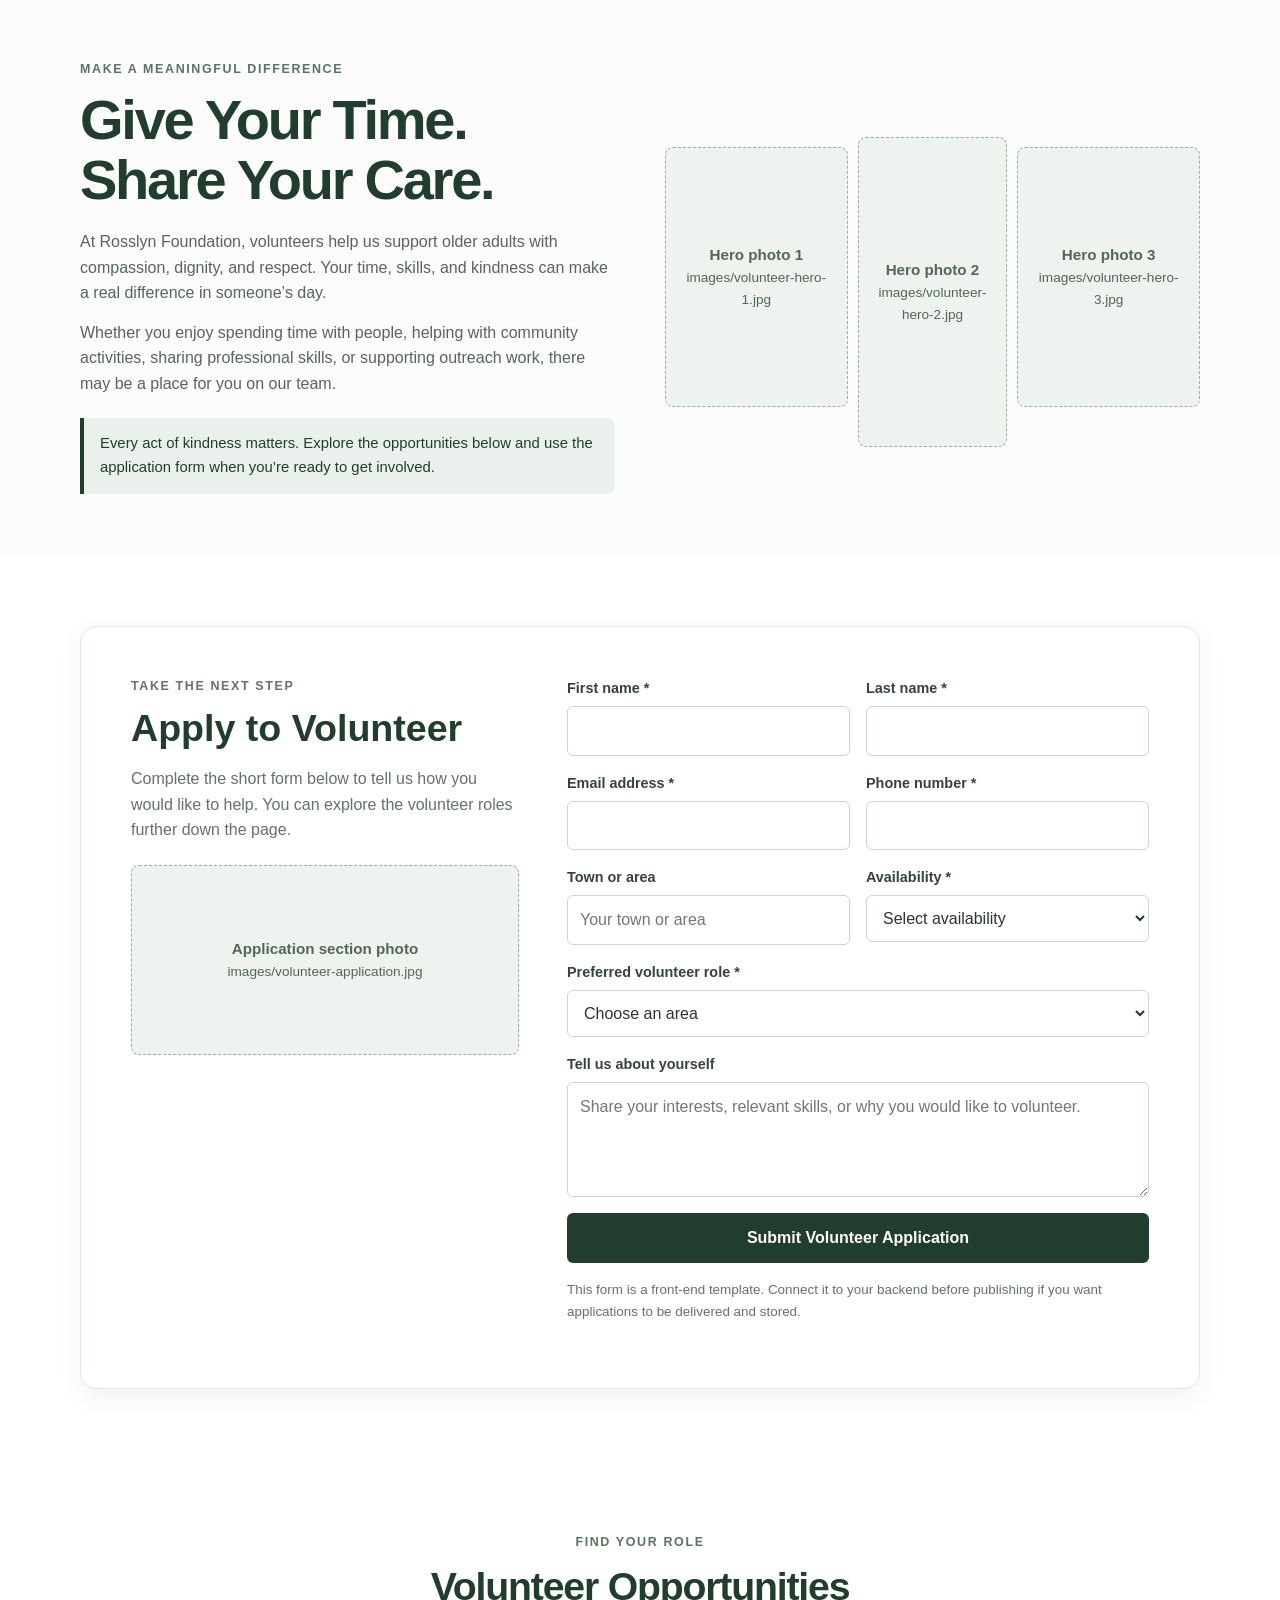
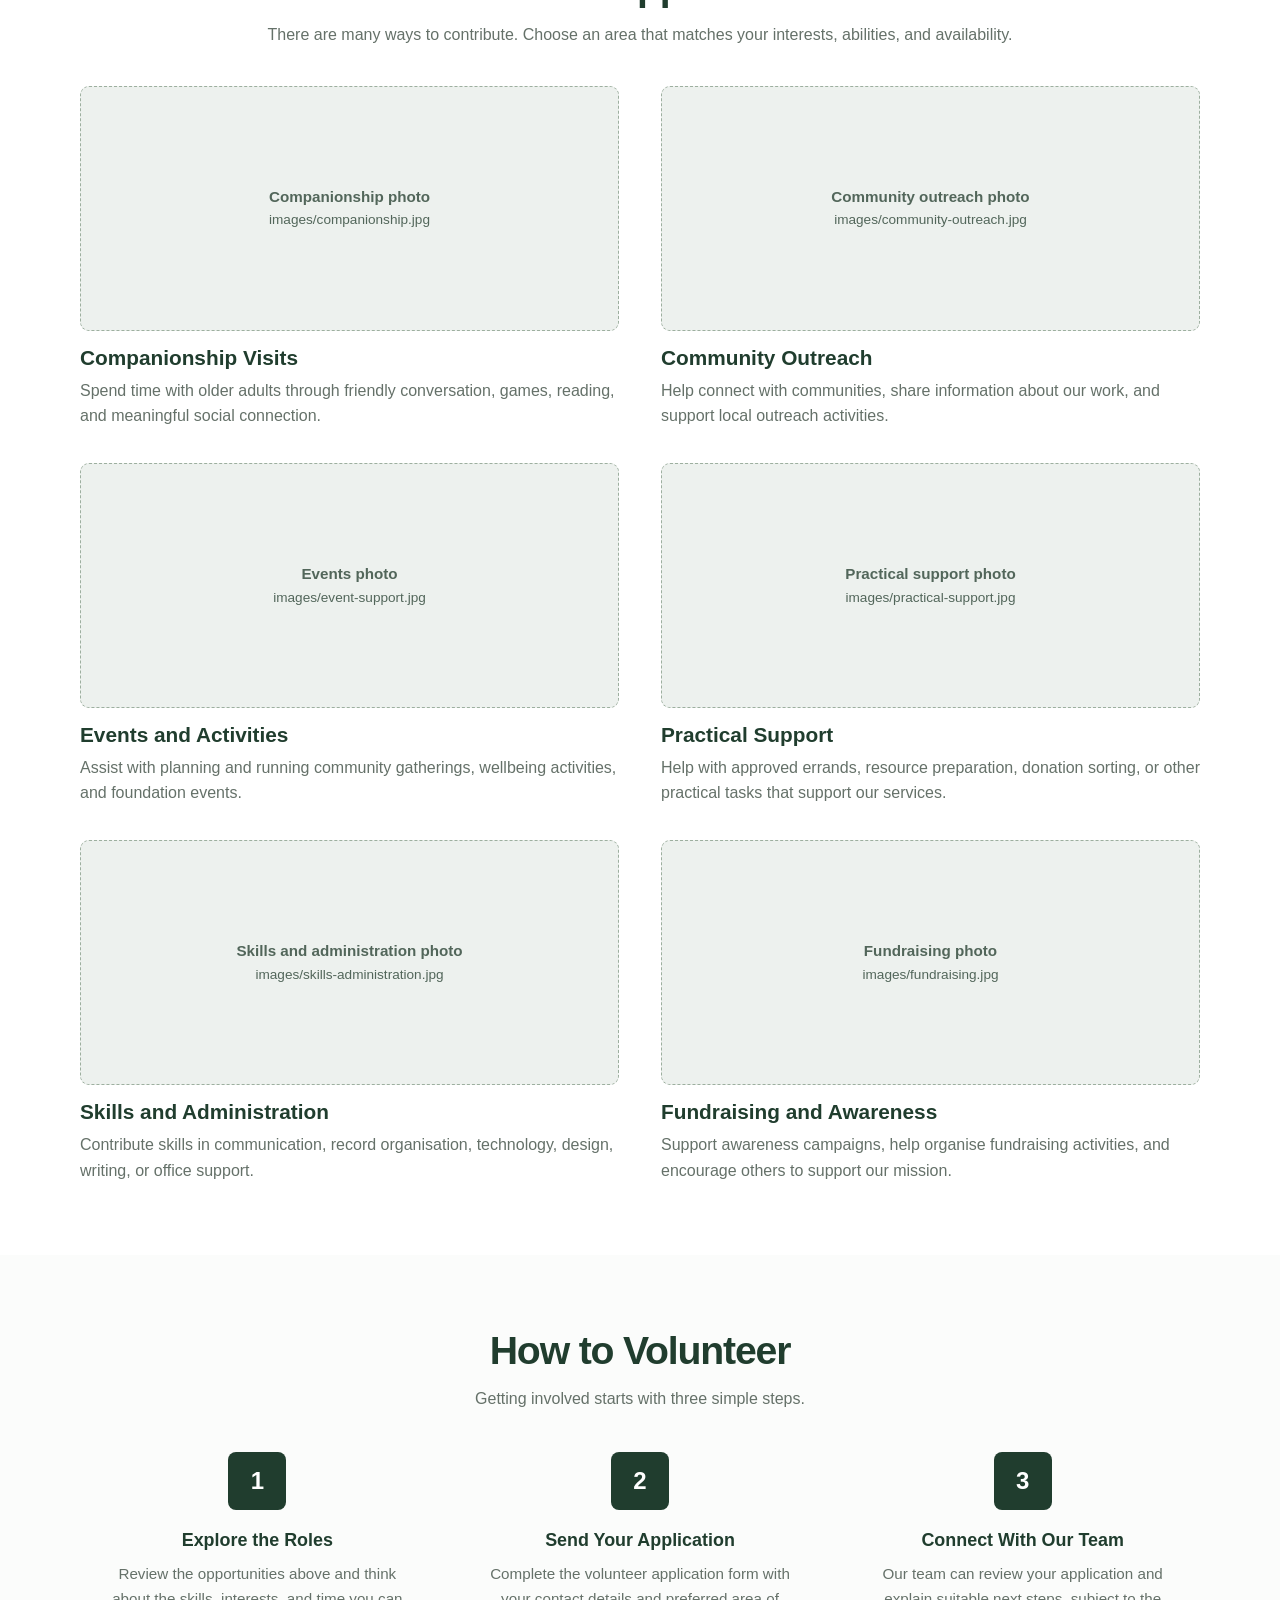
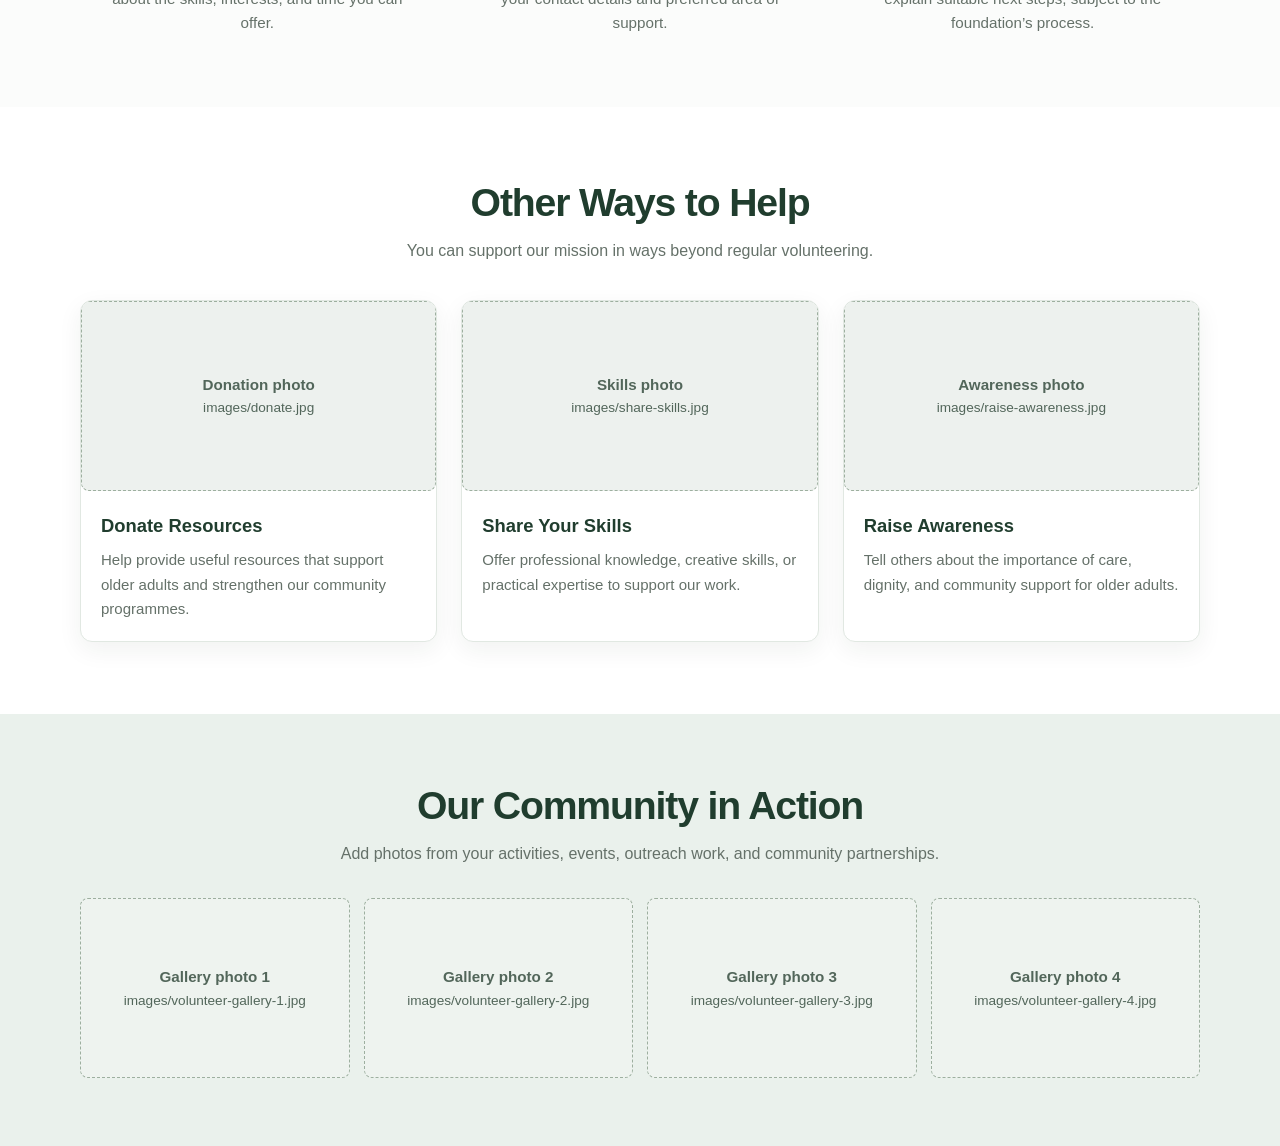
<file: volunteer.html>
<!DOCTYPE html>
<html lang="en">
<head>
<meta charset="UTF-8">
<meta name="viewport" content="width=device-width, initial-scale=1">
<meta name="description" content="Volunteer with Rosslyn Foundation to support older adults with care, dignity, and hope.">
<meta name="theme-color" content="#203d2e">
<title>Volunteer With Us | Rosslyn Foundation</title>
<style>
:root{--green:#203d2e;--mid:#587563;--pale:#eaf1ec;--text:#29362f;--muted:#657169;--border:#e1e8e2;--page:#fbfcfb}
*{box-sizing:border-box}html{scroll-behavior:smooth}body{margin:0;font-family:Arial,Helvetica,sans-serif;color:var(--text);line-height:1.6}img{max-width:100%;display:block}button,input,select,textarea{font:inherit}
.container{width:min(1120px,calc(100% - 40px));margin:auto}.eyebrow{color:var(--mid);font-size:.78rem;font-weight:800;letter-spacing:.13em;text-transform:uppercase;margin:0 0 10px}
.section-title{font-size:clamp(1.8rem,4vw,2.45rem);line-height:1.2;color:var(--green);text-align:center;margin:0 auto 12px;letter-spacing:-.03em}.section-intro{max-width:760px;margin:0 auto;color:var(--muted);text-align:center}
.hero{padding:60px 0;background:var(--page)}.hero-grid{display:grid;grid-template-columns:1fr 1fr;gap:50px;align-items:center}.hero h1{font-size:clamp(2.3rem,5vw,3.5rem);line-height:1.08;letter-spacing:-.04em;color:var(--green);margin:0 0 18px}.hero-copy>p:not(.eyebrow){color:#59645d;margin:0 0 14px}.hero-note{margin-top:22px;padding:14px 16px;border-left:4px solid var(--green);border-radius:0 8px 8px 0;background:var(--pale);color:var(--green);font-size:.93rem}
.hero-images{display:grid;grid-template-columns:1fr .82fr 1fr;gap:10px;align-items:center}.hero-images .placeholder{height:260px}.hero-images .placeholder:nth-child(2){height:310px;margin-top:30px}
.placeholder{display:grid;place-items:center;text-align:center;padding:16px;border:1px dashed #9daf9f;border-radius:8px;background:#eef3ef;color:#52665a;font-size:.85rem;overflow-wrap:anywhere}.placeholder strong{display:block;font-size:.95rem}
.opportunities,.other-ways,.application{padding:72px 0}.opportunity-grid{display:grid;grid-template-columns:repeat(2,minmax(0,1fr));gap:34px 42px;margin-top:38px}.op-card .photo{height:245px;border-radius:9px;overflow:hidden;background:#edf1ee}.op-card img,.help-card img{width:100%;height:100%;object-fit:cover}.op-card h3{font-size:1.3rem;color:var(--green);line-height:1.25;margin:14px 0 7px}.op-card p{margin:0;color:var(--muted)}
.steps-section{padding:72px 0;background:var(--page)}.steps{display:grid;grid-template-columns:repeat(3,minmax(0,1fr));gap:28px;margin-top:40px}.step{text-align:center;padding:0 12px}.step-number{display:grid;place-items:center;width:58px;height:58px;border-radius:8px;background:var(--green);color:#fff;font-size:1.5rem;font-weight:800;margin:0 auto 16px}.step h3{color:var(--green);margin:0 0 8px;font-size:1.12rem}.step p{max-width:300px;margin:auto;color:var(--muted);font-size:.95rem}
.help-grid{display:grid;grid-template-columns:repeat(3,minmax(0,1fr));gap:24px;margin-top:36px}.help-card{border:1px solid var(--border);border-radius:12px;overflow:hidden;box-shadow:0 8px 24px #19332410;background:#fff}.help-card .photo{height:190px;background:#edf1ee}.help-card-content{padding:20px}.help-card h3{margin:0 0 8px;color:var(--green);font-size:1.15rem}.help-card p{margin:0;color:var(--muted);font-size:.94rem}
.gallery{padding:68px 0;background:var(--pale)}.gallery-grid{display:grid;grid-template-columns:repeat(4,minmax(0,1fr));gap:14px;margin-top:32px}.gallery-grid .placeholder{height:180px}
.application-panel{display:grid;grid-template-columns:.8fr 1.2fr;gap:48px;padding:clamp(24px,5vw,50px);border:1px solid var(--border);border-radius:16px;box-shadow:0 8px 24px #19332410}.application-copy h2{font-size:clamp(1.8rem,3vw,2.35rem);line-height:1.15;color:var(--green);margin:0 0 14px}.application-copy p{color:var(--muted)}.application-copy .placeholder{min-height:190px;margin-top:22px}
.form-grid{display:grid;grid-template-columns:repeat(2,minmax(0,1fr));gap:16px}.field{display:flex;flex-direction:column;gap:6px}.field.full,.submit,.form-note,.form-status{grid-column:1/-1}.field label{font-size:.9rem;font-weight:700;color:#35443a}.field input,.field select,.field textarea{width:100%;min-height:47px;padding:11px 12px;border:1px solid #cbd5cd;border-radius:6px;background:#fff;color:var(--text)}.field textarea{min-height:115px;resize:vertical}.field input:focus,.field select:focus,.field textarea:focus{outline:2px solid #9db4a3;outline-offset:1px}.submit{min-height:50px;border:0;border-radius:6px;background:var(--green);color:#fff;font-weight:800;cursor:pointer}.submit:hover{background:#162d21}.form-note{font-size:.84rem;color:var(--muted);margin:0}.form-status{margin:0;font-weight:700}.form-status.error{color:#a52b2b}
@media(max-width:800px){.container{width:min(100% - 30px,620px)}.hero{padding:42px 0}.hero-grid{grid-template-columns:1fr;gap:28px}.hero-images .placeholder{height:210px}.hero-images .placeholder:nth-child(2){height:250px}.opportunities,.other-ways,.application{padding:54px 0}.opportunity-grid{gap:28px 20px}.op-card .photo{height:200px}.help-grid{grid-template-columns:repeat(2,minmax(0,1fr))}.gallery-grid{grid-template-columns:repeat(2,minmax(0,1fr))}.application-panel{grid-template-columns:1fr;gap:28px}}
@media(max-width:520px){.container{width:calc(100% - 28px)}.hero h1{font-size:2.25rem}.hero-images{gap:7px}.hero-images .placeholder{height:160px;font-size:.75rem;padding:7px}.hero-images .placeholder:nth-child(2){height:195px;margin-top:18px}.opportunity-grid,.help-grid,.steps{grid-template-columns:1fr}.op-card .photo{height:220px}.steps{gap:30px}.help-card .photo{height:210px}.gallery-grid{gap:10px}.gallery-grid .placeholder{height:135px;padding:8px;font-size:.75rem}.form-grid{grid-template-columns:1fr}.field.full,.submit,.form-note,.form-status{grid-column:auto}.application-panel{padding:22px 17px}}
@media(prefers-reduced-motion:reduce){html{scroll-behavior:auto}}
</style>
</head>
<body>
<!-- Replace the placeholder blocks with <img src="images/your-image.jpg" alt="Description">.
     The application form is not connected to a backend yet. -->
<main>
<section class="hero" aria-labelledby="volunteer-title"><div class="container hero-grid">
<div class="hero-copy"><p class="eyebrow">Make a meaningful difference</p><h1 id="volunteer-title">Give Your Time. Share Your Care.</h1>
<p>At Rosslyn Foundation, volunteers help us support older adults with compassion, dignity, and respect. Your time, skills, and kindness can make a real difference in someone’s day.</p>
<p>Whether you enjoy spending time with people, helping with community activities, sharing professional skills, or supporting outreach work, there may be a place for you on our team.</p>
<div class="hero-note">Every act of kindness matters. Explore the opportunities below and use the application form when you’re ready to get involved.</div></div>
<div class="hero-images" aria-label="Volunteer photographs">
<div class="placeholder"><span><strong>Hero photo 1</strong>images/volunteer-hero-1.jpg</span></div>
<div class="placeholder"><span><strong>Hero photo 2</strong>images/volunteer-hero-2.jpg</span></div>
<div class="placeholder"><span><strong>Hero photo 3</strong>images/volunteer-hero-3.jpg</span></div>
</div></div></section>

<section class="application" id="volunteer-application" aria-labelledby="application-title"><div class="container"><div class="application-panel">
<div class="application-copy"><p class="eyebrow">Take the next step</p><h2 id="application-title">Apply to Volunteer</h2><p>Complete the short form below to tell us how you would like to help. You can explore the volunteer roles further down the page.</p><div class="placeholder"><span><strong>Application section photo</strong>images/volunteer-application.jpg</span></div></div>
<form class="form-grid" id="volunteerForm">
<div class="field"><label for="firstName">First name *</label><input id="firstName" name="firstName" autocomplete="given-name" required></div>
<div class="field"><label for="lastName">Last name *</label><input id="lastName" name="lastName" autocomplete="family-name" required></div>
<div class="field"><label for="email">Email address *</label><input id="email" name="email" type="email" autocomplete="email" required></div>
<div class="field"><label for="phone">Phone number *</label><input id="phone" name="phone" type="tel" autocomplete="tel" required></div>
<div class="field"><label for="location">Town or area</label><input id="location" name="location" autocomplete="address-level2" placeholder="Your town or area"></div>
<div class="field"><label for="availability">Availability *</label><select id="availability" name="availability" required><option value="">Select availability</option><option>Weekdays</option><option>Weekends</option><option>Flexible</option><option>Occasional / events only</option></select></div>
<div class="field full"><label for="interest">Preferred volunteer role *</label><select id="interest" name="interest" required><option value="">Choose an area</option><option>Companionship Visits</option><option>Community Outreach</option><option>Events and Activities</option><option>Practical Support</option><option>Skills and Administration</option><option>Fundraising and Awareness</option><option>Open to suggestions</option></select></div>
<div class="field full"><label for="message">Tell us about yourself</label><textarea id="message" name="message" placeholder="Share your interests, relevant skills, or why you would like to volunteer."></textarea></div>
<button class="submit" type="submit">Submit Volunteer Application</button>
<p class="form-note">This form is a front-end template. Connect it to your backend before publishing if you want applications to be delivered and stored.</p><p class="form-status" id="formStatus" role="status" aria-live="polite"></p>
</form>
</div></div></section>



<section class="opportunities" aria-labelledby="opportunities-title"><div class="container">
<p class="eyebrow" style="text-align:center">Find your role</p><h2 class="section-title" id="opportunities-title">Volunteer Opportunities</h2>
<p class="section-intro">There are many ways to contribute. Choose an area that matches your interests, abilities, and availability.</p>
<div class="opportunity-grid">
<article class="op-card"><div class="photo placeholder"><span><strong>Companionship photo</strong>images/companionship.jpg</span></div><h3>Companionship Visits</h3><p>Spend time with older adults through friendly conversation, games, reading, and meaningful social connection.</p></article>
<article class="op-card"><div class="photo placeholder"><span><strong>Community outreach photo</strong>images/community-outreach.jpg</span></div><h3>Community Outreach</h3><p>Help connect with communities, share information about our work, and support local outreach activities.</p></article>
<article class="op-card"><div class="photo placeholder"><span><strong>Events photo</strong>images/event-support.jpg</span></div><h3>Events and Activities</h3><p>Assist with planning and running community gatherings, wellbeing activities, and foundation events.</p></article>
<article class="op-card"><div class="photo placeholder"><span><strong>Practical support photo</strong>images/practical-support.jpg</span></div><h3>Practical Support</h3><p>Help with approved errands, resource preparation, donation sorting, or other practical tasks that support our services.</p></article>
<article class="op-card"><div class="photo placeholder"><span><strong>Skills and administration photo</strong>images/skills-administration.jpg</span></div><h3>Skills and Administration</h3><p>Contribute skills in communication, record organisation, technology, design, writing, or office support.</p></article>
<article class="op-card"><div class="photo placeholder"><span><strong>Fundraising photo</strong>images/fundraising.jpg</span></div><h3>Fundraising and Awareness</h3><p>Support awareness campaigns, help organise fundraising activities, and encourage others to support our mission.</p></article>
</div></div></section>

<section class="steps-section" aria-labelledby="how-title"><div class="container"><h2 class="section-title" id="how-title">How to Volunteer</h2><p class="section-intro">Getting involved starts with three simple steps.</p>
<div class="steps">
<article class="step"><div class="step-number">1</div><h3>Explore the Roles</h3><p>Review the opportunities above and think about the skills, interests, and time you can offer.</p></article>
<article class="step"><div class="step-number">2</div><h3>Send Your Application</h3><p>Complete the volunteer application form with your contact details and preferred area of support.</p></article>
<article class="step"><div class="step-number">3</div><h3>Connect With Our Team</h3><p>Our team can review your application and explain suitable next steps, subject to the foundation’s process.</p></article>
</div></div></section>

<section class="other-ways" aria-labelledby="other-title"><div class="container"><h2 class="section-title" id="other-title">Other Ways to Help</h2><p class="section-intro">You can support our mission in ways beyond regular volunteering.</p>
<div class="help-grid">
<article class="help-card"><div class="photo placeholder"><span><strong>Donation photo</strong>images/donate.jpg</span></div><div class="help-card-content"><h3>Donate Resources</h3><p>Help provide useful resources that support older adults and strengthen our community programmes.</p></div></article>
<article class="help-card"><div class="photo placeholder"><span><strong>Skills photo</strong>images/share-skills.jpg</span></div><div class="help-card-content"><h3>Share Your Skills</h3><p>Offer professional knowledge, creative skills, or practical expertise to support our work.</p></div></article>
<article class="help-card"><div class="photo placeholder"><span><strong>Awareness photo</strong>images/raise-awareness.jpg</span></div><div class="help-card-content"><h3>Raise Awareness</h3><p>Tell others about the importance of care, dignity, and community support for older adults.</p></div></article>
</div></div></section>

<section class="gallery" aria-labelledby="gallery-title"><div class="container"><h2 class="section-title" id="gallery-title">Our Community in Action</h2><p class="section-intro">Add photos from your activities, events, outreach work, and community partnerships.</p>
<div class="gallery-grid">
<div class="placeholder"><span><strong>Gallery photo 1</strong>images/volunteer-gallery-1.jpg</span></div><div class="placeholder"><span><strong>Gallery photo 2</strong>images/volunteer-gallery-2.jpg</span></div><div class="placeholder"><span><strong>Gallery photo 3</strong>images/volunteer-gallery-3.jpg</span></div><div class="placeholder"><span><strong>Gallery photo 4</strong>images/volunteer-gallery-4.jpg</span></div>
</div></div></section>


</main>
<script>
/* Replace this demo handler with a POST request to your application API.
   Do not show a success message until your server confirms the application was saved. */
document.getElementById("volunteerForm").addEventListener("submit",function(event){
  event.preventDefault();
  const status=document.getElementById("formStatus");
  status.className="form-status error";
  status.textContent="This form is not connected to the foundation’s application system yet. Connect the backend before accepting submissions.";
});
</script>
</body>
</html>
</file>
